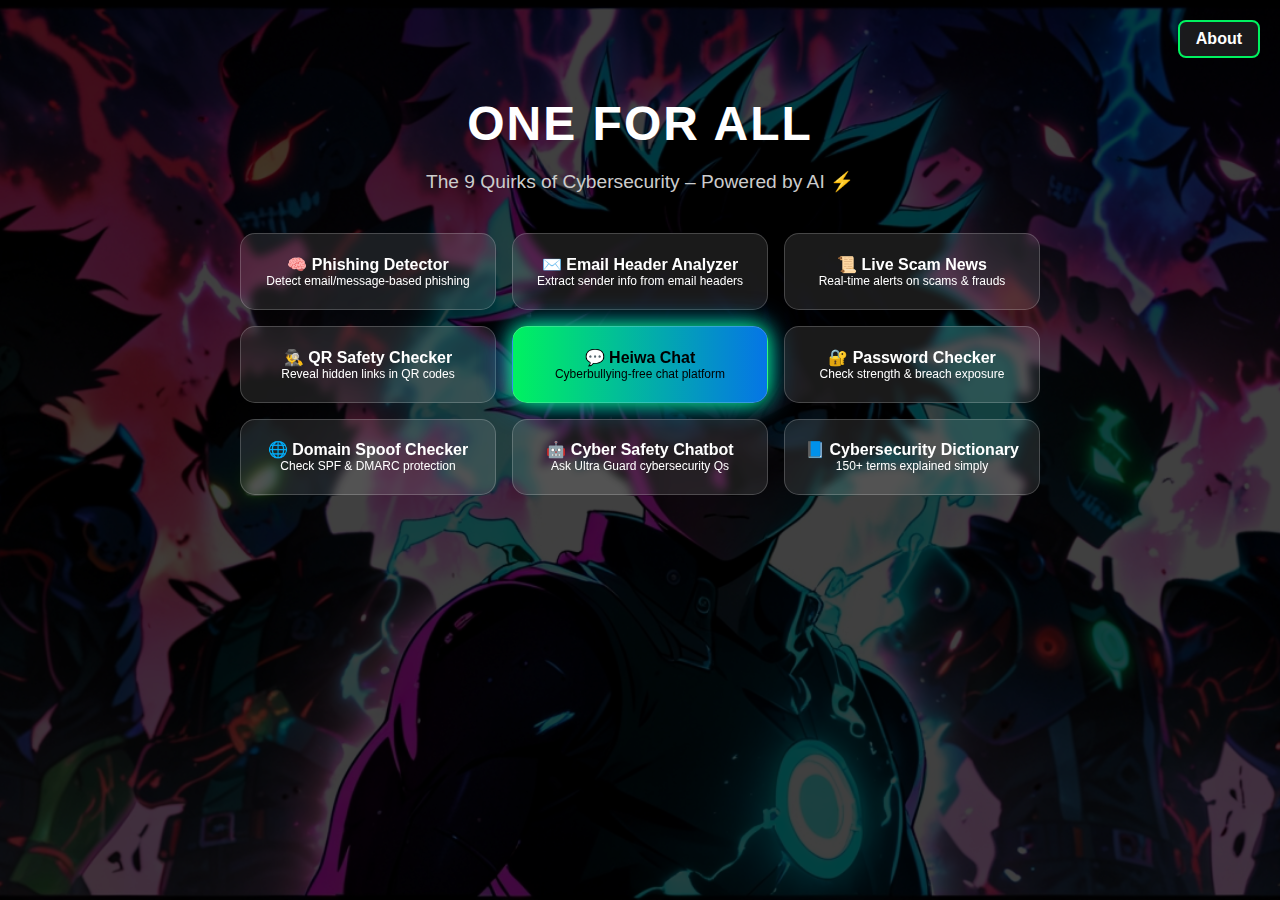
<file: index.html>
<!DOCTYPE html>
<html lang="en">
<head>
  <meta charset="UTF-8" />
  <meta name="viewport" content="width=device-width, initial-scale=1.0"/>
  <title>One for All - Cybersecurity Toolkit</title>
  <link rel="stylesheet" href="assets/styles.css" />
</head>
<body>
  <div class="background">
    <div class="overlay"></div>
    <div class="content">
      <a href="about.html" class="about-link">About</a>
      <h1 class="main-title">One for All</h1>
      <p class="subtitle">The 9 Quirks of Cybersecurity – Powered by AI ⚡</p>
      
      <div class="quirk-3x3">
        <a href="tools/phishing.html" class="quirk">
          <span>🧠 Phishing Detector</span>
          <span class="tiny">Detect email/message-based phishing</span>
        </a>

        <a href="tools/email.html" class="quirk">
          <span>✉️ Email Header Analyzer</span>
          <span class="tiny">Extract sender info from email headers</span>
        </a>

        <a href="tools/news.html" class="quirk">
          <span>📜 Live Scam News</span>
          <span class="tiny">Real-time alerts on scams & frauds</span>
        </a>

        <a href="tools/qr-scanner.html" class="quirk">
          <span>🕵️‍♂️ QR Safety Checker</span>
          <span class="tiny">Reveal hidden links in QR codes</span>
        </a>

        <a href="https://heiwa-chat-backend.onrender.com/" class="quirk center-glow" target="_blank">
          <span>💬 Heiwa Chat</span>
          <span class="tiny">Cyberbullying-free chat platform</span>
        </a>

        <a href="tools/password-checker.html" class="quirk">
          <span>🔐 Password Checker</span>
          <span class="tiny">Check strength & breach exposure</span>
        </a>

        <a href="tools/domainspoof.html" class="quirk">
          <span>🌐 Domain Spoof Checker</span>
          <span class="tiny">Check SPF & DMARC protection</span>
        </a>

        <a href="tools/chatbot.html" class="quirk">
          <span>🤖 Cyber Safety Chatbot</span>
          <span class="tiny">Ask Ultra Guard cybersecurity Qs</span>
        </a>

        <a href="tools/cyber-dictionary.html" class="quirk">
          <span>📘 Cybersecurity Dictionary</span>
          <span class="tiny">150+ terms explained simply</span>
        </a>
      </div>

    </div>
  </div>
</body>
</html>
</file>
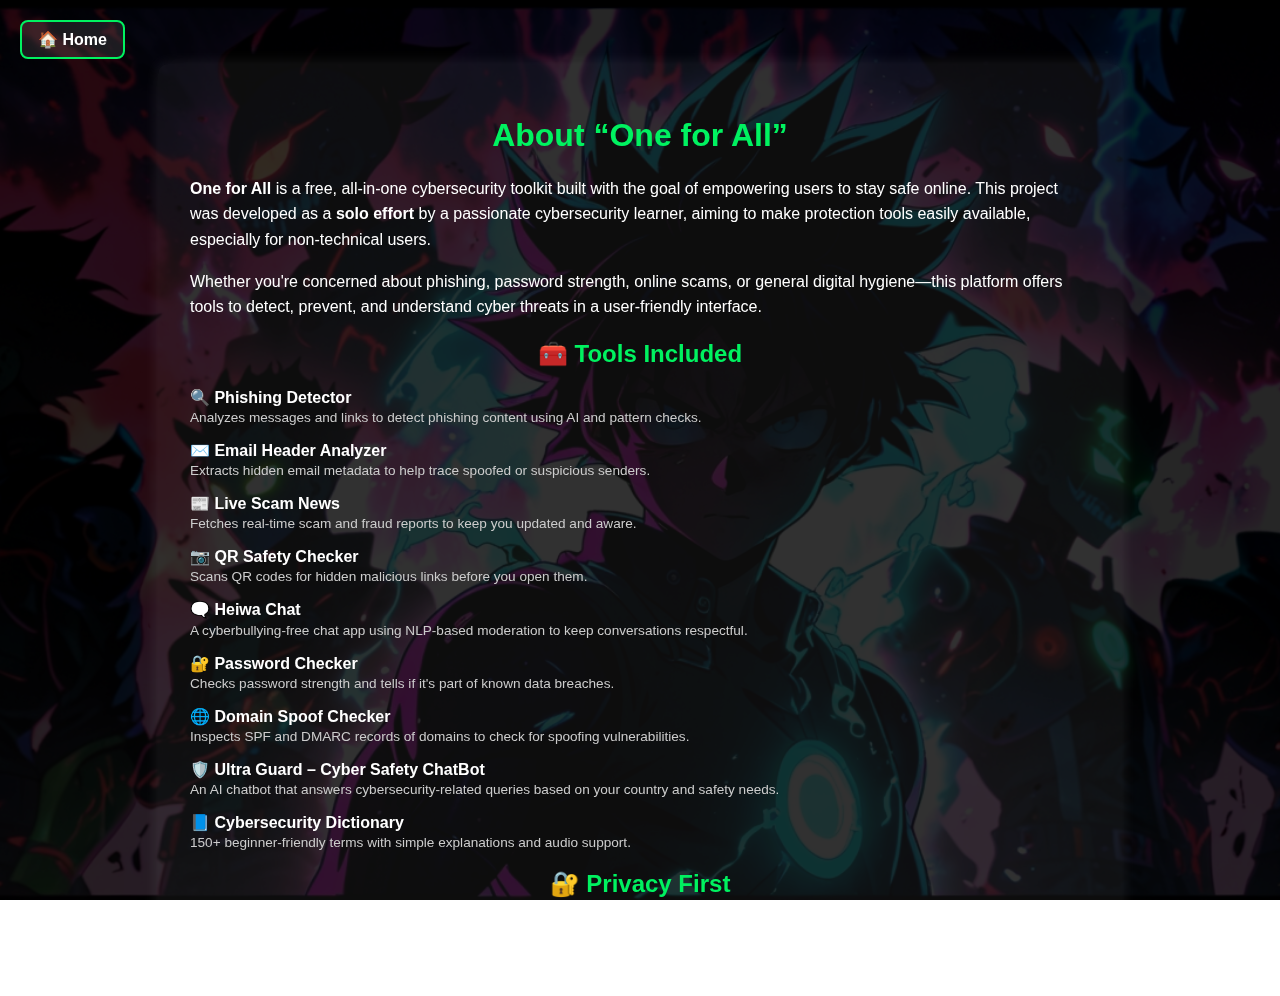
<file: about.html>
<!DOCTYPE html>
<html lang="en">
<head>
  <meta charset="UTF-8" />
  <title>About | One for All</title>
  <meta name="viewport" content="width=device-width, initial-scale=1.0" />
  <link rel="stylesheet" href="assets/styles.css" />
  <style>
    html, body {
      margin: 0;
      padding: 0;
      height: 100%;
      color: white;
      font-family: 'Segoe UI', sans-serif;
      overflow: hidden;
    }

    .background {
      background: url("assets/hero.jpg") no-repeat center center fixed;
      background-size: cover;
      position: fixed;
      width: 100%;
      height: 100%;
      z-index: -2;
    }

    .overlay {
      background-color: rgba(0, 0, 0, 0.85);
      position: fixed;
      width: 100%;
      height: 100%;
      z-index: -1;
    }

    .about-container {
      max-width: 900px;
      margin: 4rem auto;
      padding: 2rem;
      background: rgba(255, 255, 255, 0.05);
      border-radius: 10px;
      overflow-y: auto;
      height: calc(100vh - 6rem);
      box-shadow: 0 0 15px rgba(255, 255, 255, 0.1);
    }

    h1, h2 {
      color: #00f260;
      text-align: center;
    }

    p {
      line-height: 1.6;
      margin-bottom: 1rem;
    }

    .tool-list {
      margin-top: 1rem;
    }

    .tool {
      margin-bottom: 1rem;
    }

    .tool span {
      font-size: 0.85rem;
      color: #ccc;
      display: block;
      margin-top: 0.2rem;
    }

    .home-btn {
      position: absolute;
      top: 20px;
      left: 20px;
      background: rgba(255, 255, 255, 0.1);
      border: 2px solid #00f260;
      color: white;
      padding: 0.5rem 1rem;
      border-radius: 8px;
      text-decoration: none;
      font-weight: bold;
    }

    .home-btn:hover {
      background: #00f260;
      color: black;
    }

    ::-webkit-scrollbar {
      width: 0px;
    }
  </style>
</head>
<body>
  <div class="background"></div>
  <div class="overlay"></div>

  <a href="index.html" class="home-btn">🏠 Home</a>

  <div class="about-container">
    <h1>About “One for All”</h1>
    <p>
      <strong>One for All</strong> is a free, all-in-one cybersecurity toolkit built with the goal of empowering users to stay safe online.
      This project was developed as a <strong>solo effort</strong> by a passionate cybersecurity learner, aiming to make protection tools easily available, especially for non-technical users.
    </p>

    <p>
      Whether you're concerned about phishing, password strength, online scams, or general digital hygiene—this platform offers tools to detect, prevent, and understand cyber threats in a user-friendly interface.
    </p>

    <h2>🧰 Tools Included</h2>
    <div class="tool-list">

      <div class="tool">
        <strong>🔍 Phishing Detector</strong>
        <span>Analyzes messages and links to detect phishing content using AI and pattern checks.</span>
      </div>

      <div class="tool">
        <strong>✉️ Email Header Analyzer</strong>
        <span>Extracts hidden email metadata to help trace spoofed or suspicious senders.</span>
      </div>

      <div class="tool">
        <strong>📰 Live Scam News</strong>
        <span>Fetches real-time scam and fraud reports to keep you updated and aware.</span>
      </div>

      <div class="tool">
        <strong>📷 QR Safety Checker</strong>
        <span>Scans QR codes for hidden malicious links before you open them.</span>
      </div>

      <div class="tool">
        <strong>🗨️ Heiwa Chat</strong>
        <span>A cyberbullying-free chat app using NLP-based moderation to keep conversations respectful.</span>
      </div>

      <div class="tool">
        <strong>🔐 Password Checker</strong>
        <span>Checks password strength and tells if it's part of known data breaches.</span>
      </div>

      <div class="tool">
        <strong>🌐 Domain Spoof Checker</strong>
        <span>Inspects SPF and DMARC records of domains to check for spoofing vulnerabilities.</span>
      </div>

      <div class="tool">
        <strong>🛡️ Ultra Guard – Cyber Safety ChatBot</strong>
        <span>An AI chatbot that answers cybersecurity-related queries based on your country and safety needs.</span>
      </div>

      <div class="tool">
        <strong>📘 Cybersecurity Dictionary</strong>
        <span>150+ beginner-friendly terms with simple explanations and audio support.</span>
      </div>

    </div>

    <h2>🔐 Privacy First</h2>
    <p>
      None of your personal data is stored or shared. The tools run either locally or via secure API connections. Your privacy and safety are the top priorities.
    </p>

    <h2>🚀 Motivation</h2>
    <p>
      This project was inspired by a vision to make the internet safer for everyone—students, parents, professionals—by offering free, accessible, and powerful cybersecurity tools in one place.
    </p>

    <p style="text-align: center;">Built with 💻, ☕, and a passion for a safer web.</p>
  </div>
</body>
</html>
</file>
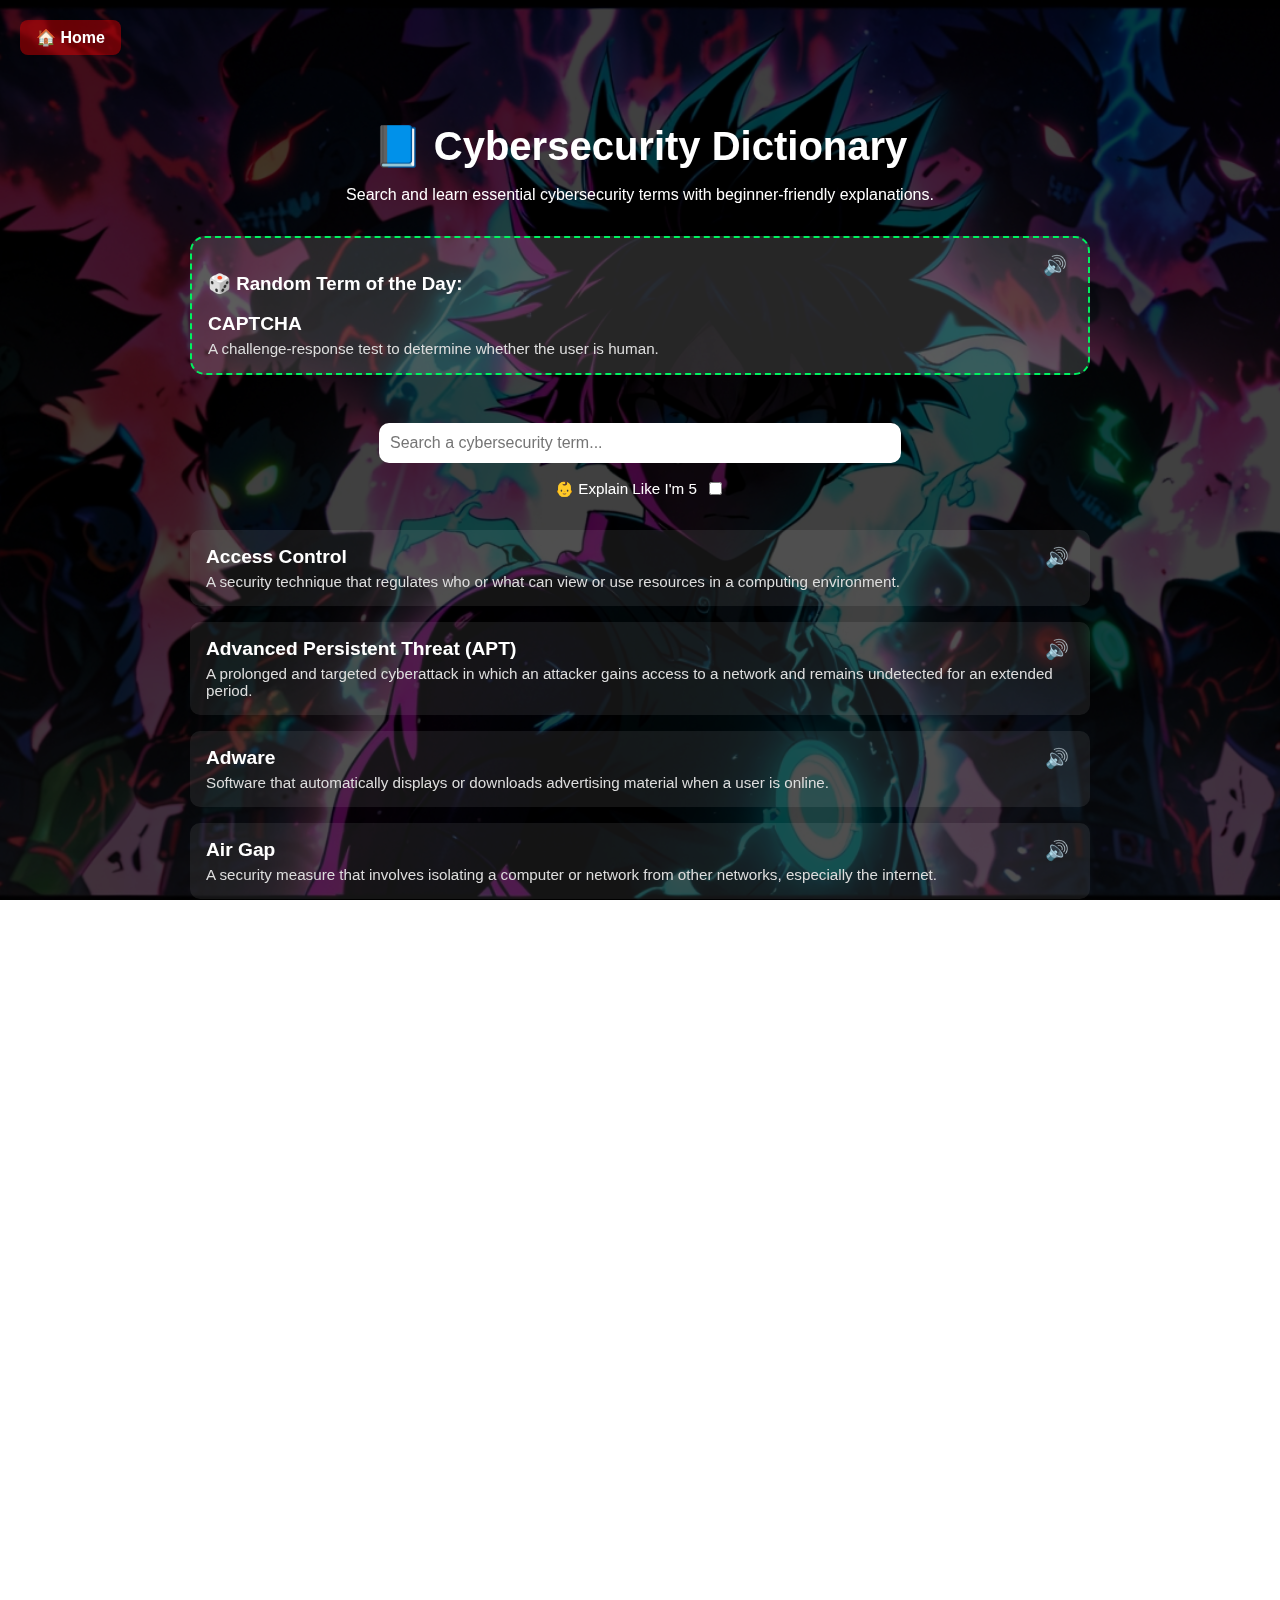
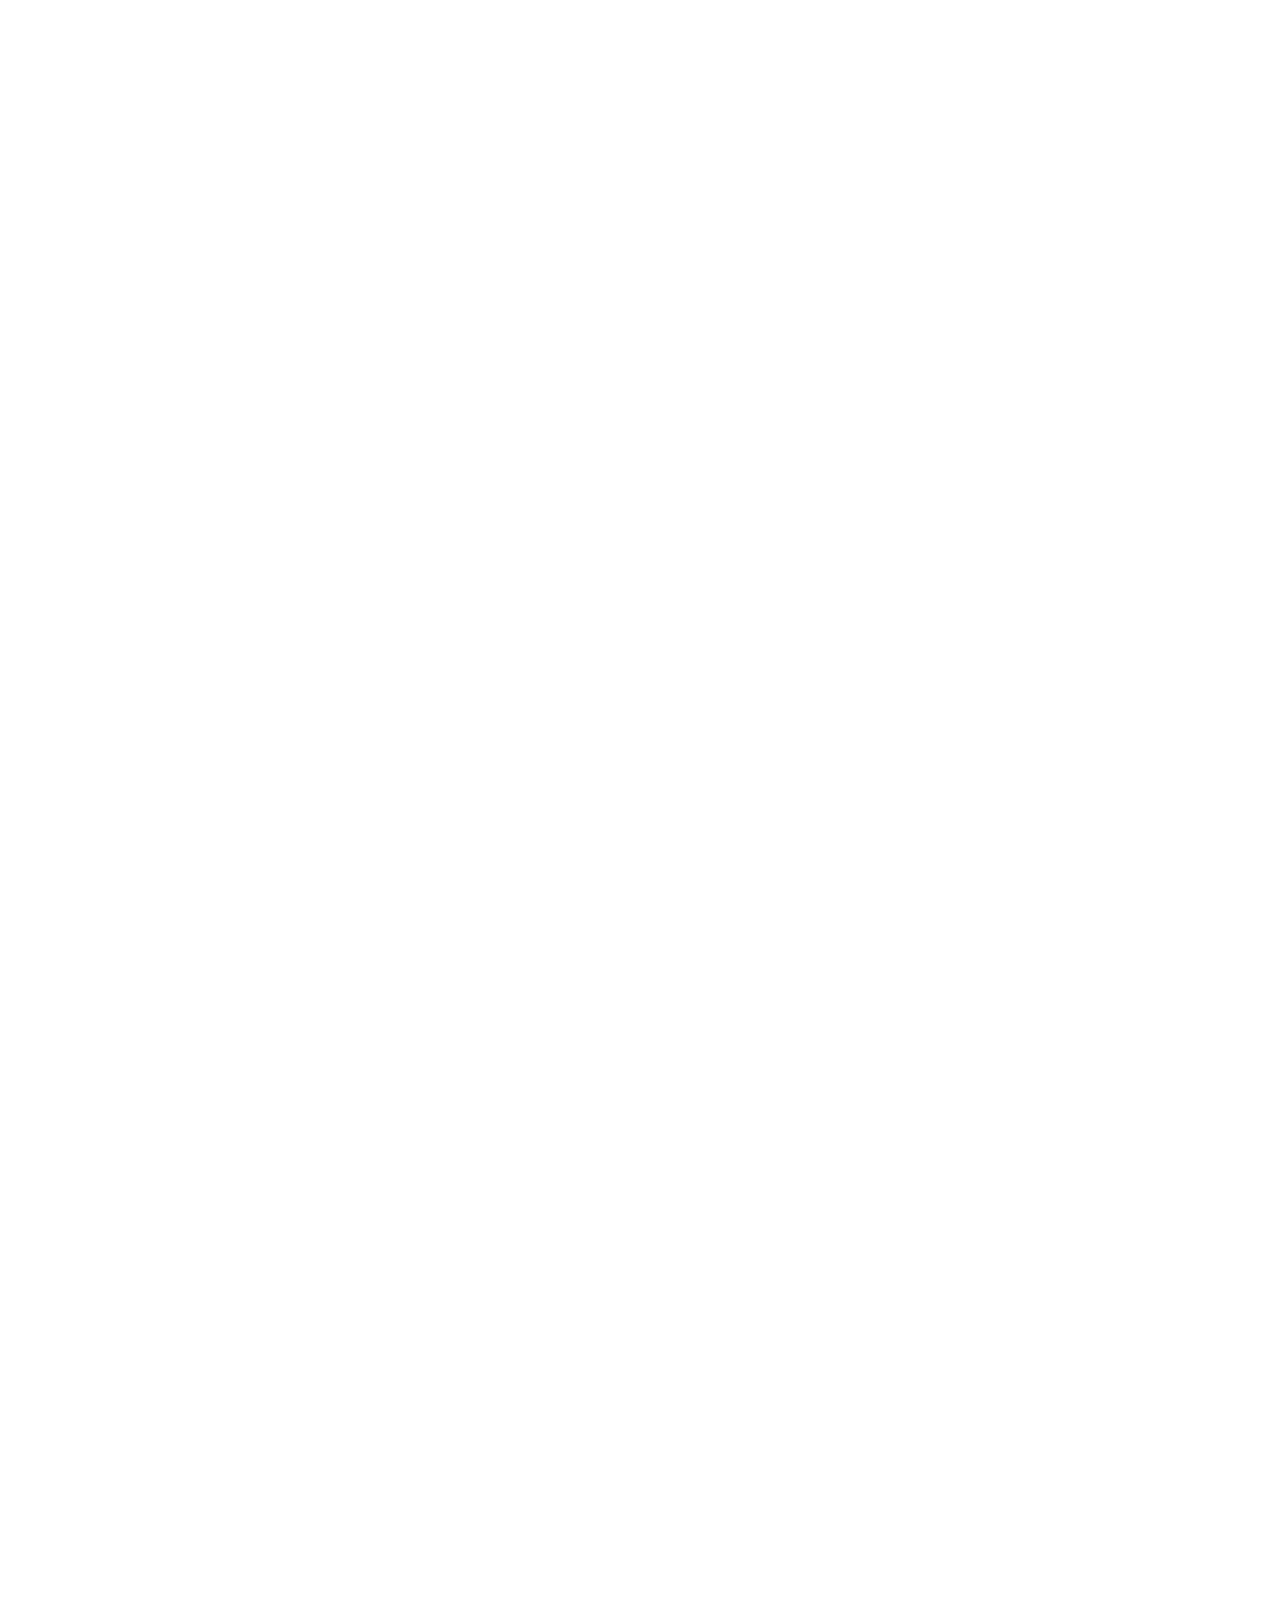
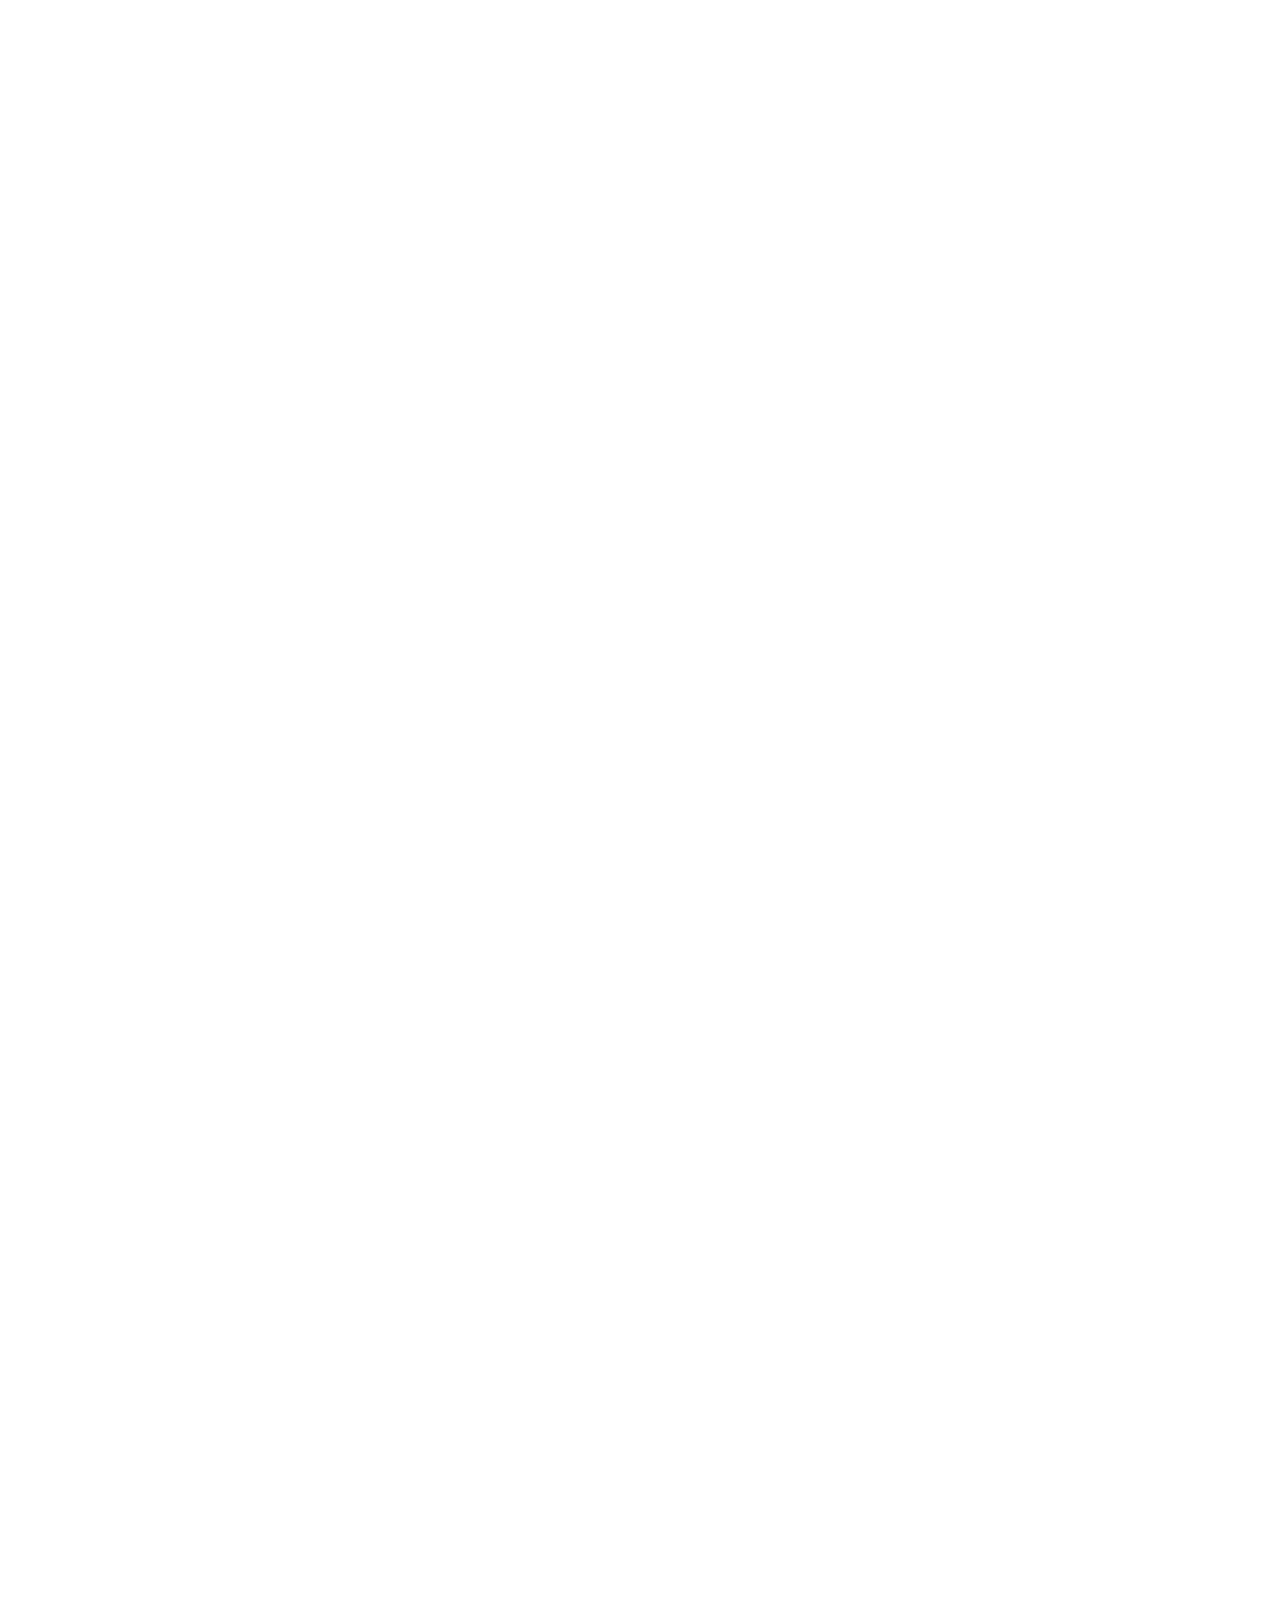
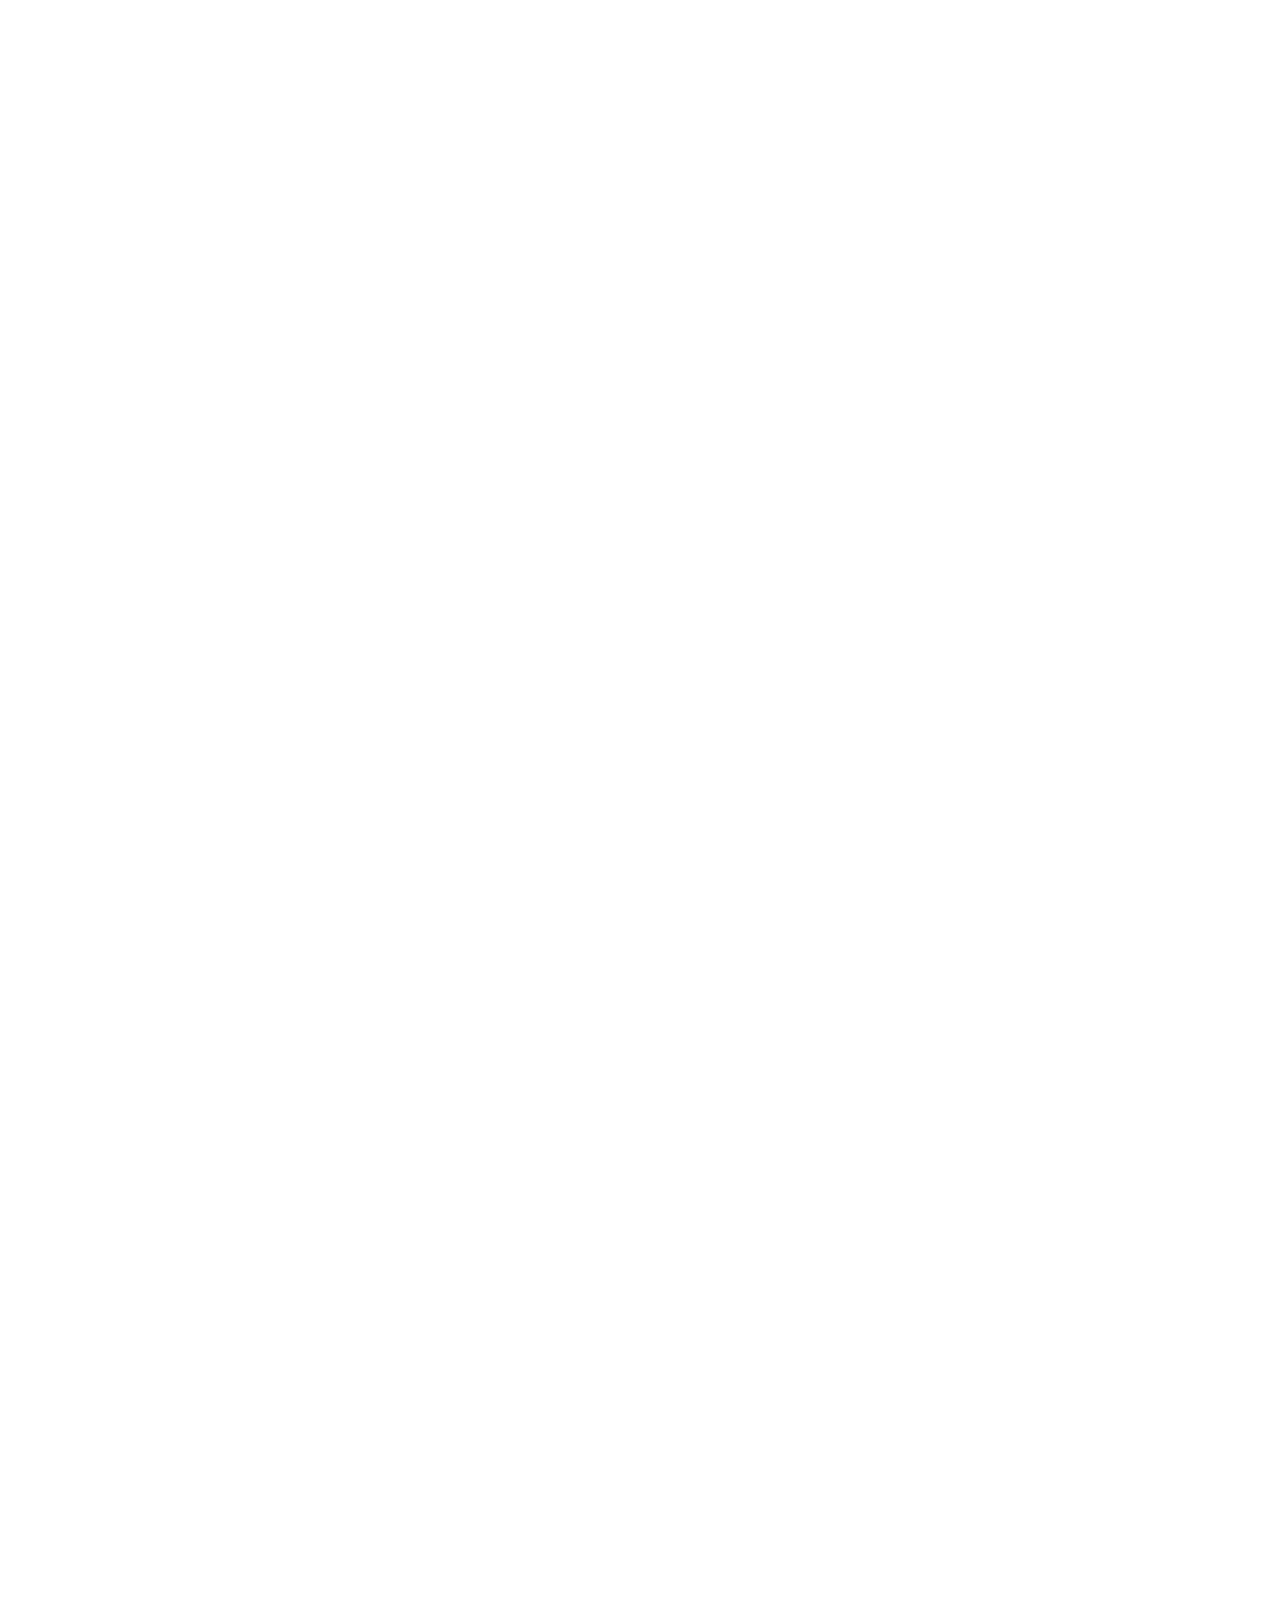
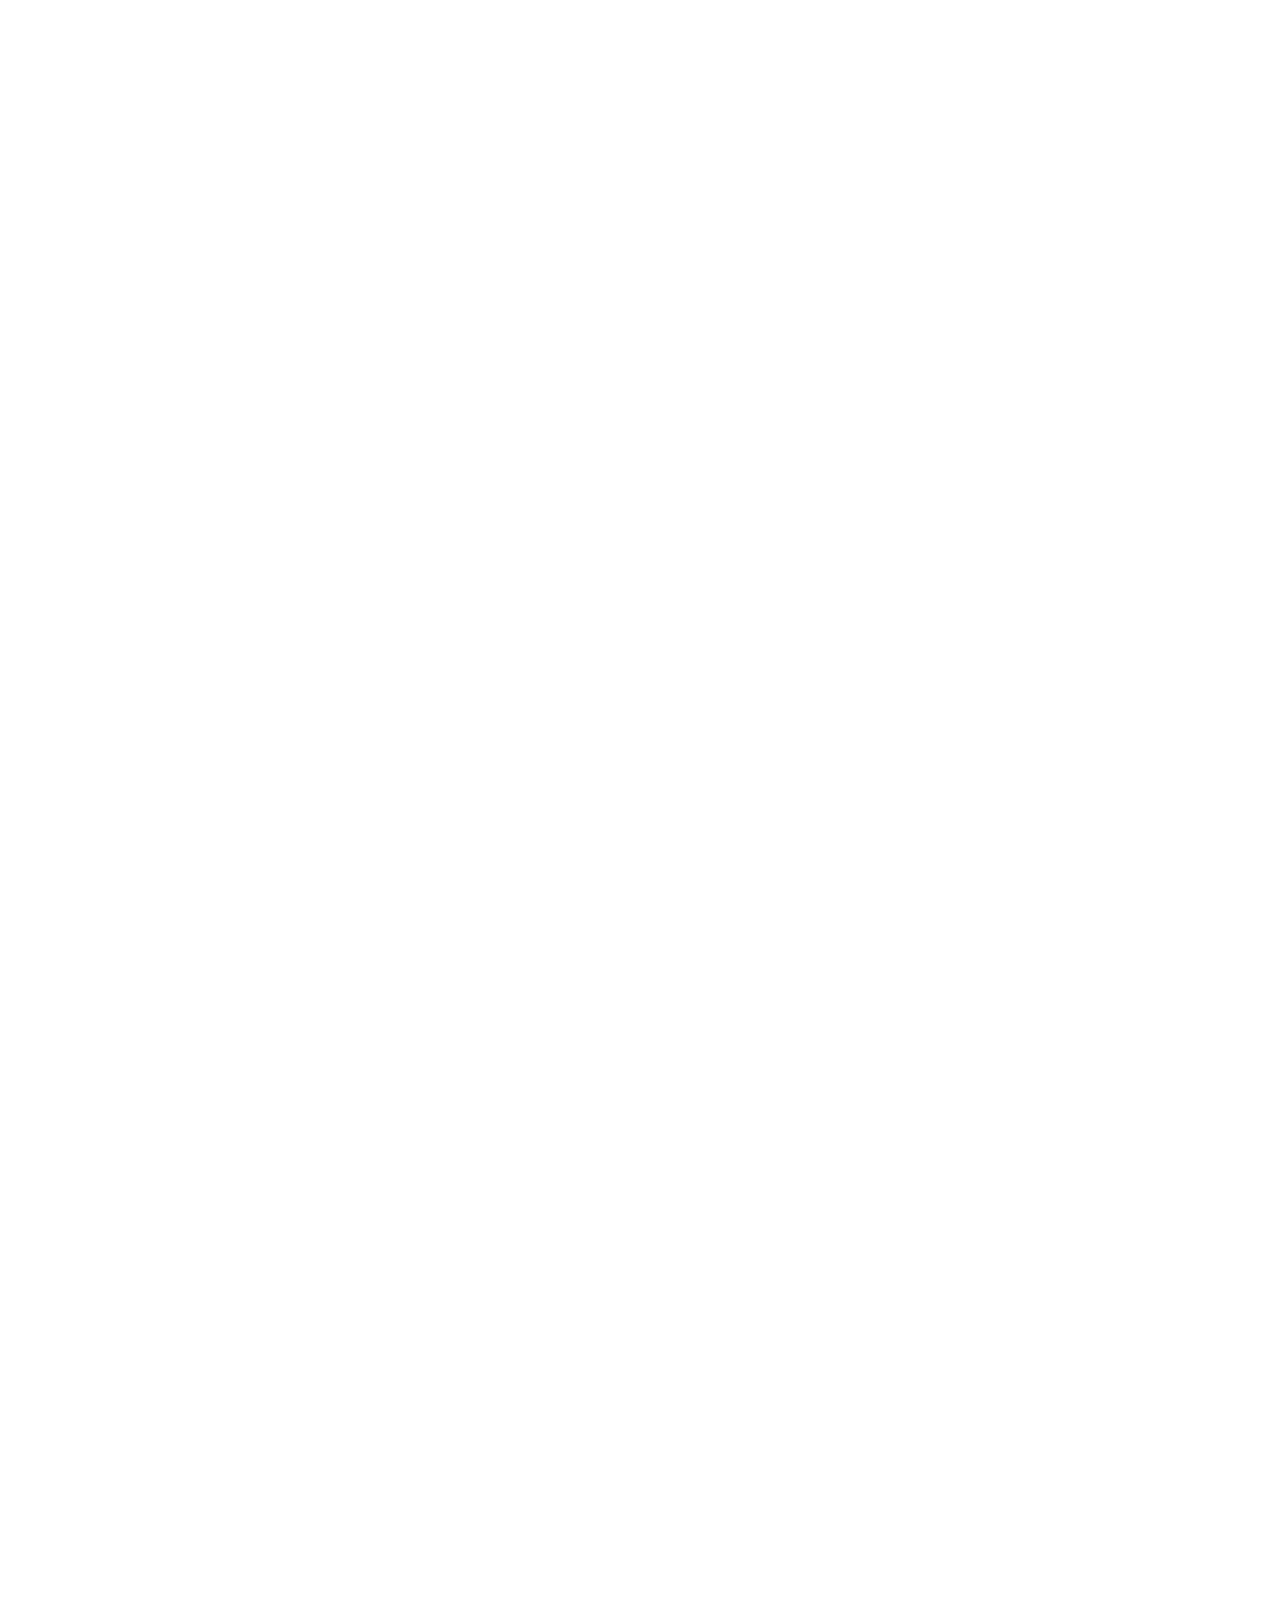
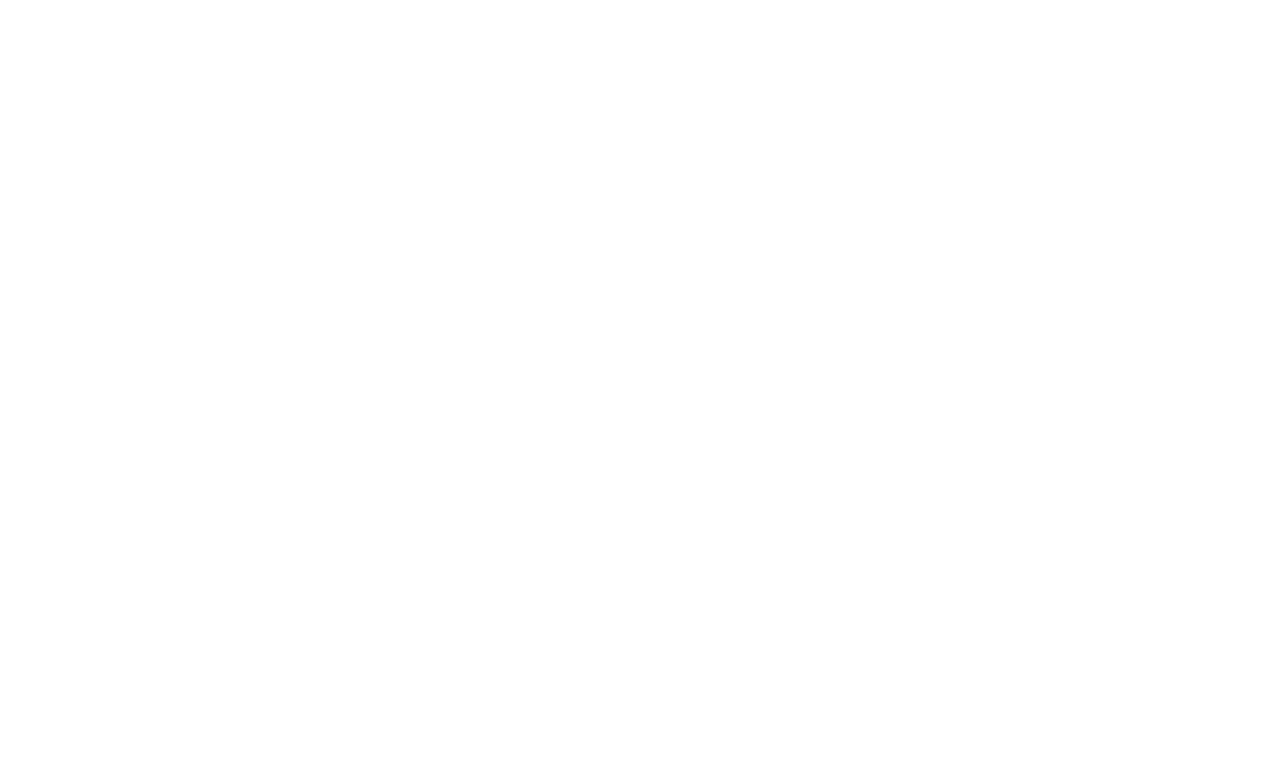
<file: tools/cyber-dictionary.html>
<!DOCTYPE html>
<html lang="en">
<head>
  <meta charset="UTF-8" />
  <meta name="viewport" content="width=device-width, initial-scale=1.0"/>
  <title>Cybersecurity Dictionary | One for All</title>
  <link rel="stylesheet" href="../assets/styles.css" />
  <style>
    html, body {
      height: 100%;
      margin: 0;
      padding: 0;
      font-family: 'Segoe UI', sans-serif;
      overflow-x: hidden; /* Prevent horizontal scroll */
    }

    .background {
      background: url("../assets/hero.jpg") no-repeat center center fixed;
      background-size: cover;
      position: fixed;
      min-height: 100vh;
      width: 100%;
      z-index: -2;
    }

    .overlay {
      position: fixed;
      top: 0;
      left: 0;
      height: 100%;
      width: 100%;
      background-color: rgba(0, 0, 0, 0.75);
      z-index: -1;
    }

    .tool-container {
      max-width: 900px;
      margin: 0 auto;
      min-height: 100vh;
      overflow-y: auto;
      padding: 6rem 1rem 6rem;
      text-align: center;
      color: white;
      scrollbar-width: thin;
    }

    h1 {
      font-size: 2.5rem;
      margin-bottom: 0.3rem;
    }

    .search-bar {
      width: 90%;
      max-width: 500px;
      padding: 0.7rem;
      font-size: 1rem;
      margin: 1rem auto;
      border-radius: 10px;
      border: none;
    }

    .toggle {
      margin-bottom: 2rem;
      font-size: 0.95rem;
      display: flex;
      justify-content: center;
      align-items: center;
      gap: 0.5rem;
      flex-wrap: wrap;
    }

    .dictionary-entry {
      background-color: rgba(255, 255, 255, 0.08);
      padding: 1rem;
      border-radius: 10px;
      margin: 1rem 0;
      text-align: left;
      position: relative;
    }

    .term {
      font-weight: bold;
      font-size: 1.2rem;
      margin-bottom: 0.3rem;
    }

    .definition {
      font-size: 0.95rem;
      color: #ddd;
    }

    .eli5 {
      color: #0f0;
      margin-top: 0.3rem;
      font-style: italic;
    }

    .audio-button {
      position: absolute;
      top: 15px;
      right: 15px;
      background: transparent;
      border: none;
      color: #0f0;
      font-size: 1.2rem;
      cursor: pointer;
    }

    .random-term {
      background-color: rgba(255, 255, 255, 0.15);
      border: 2px dashed #00f260;
      padding: 1rem;
      border-radius: 15px;
      margin: 2rem 0;
      position: relative;
      text-align: left;
    }

    .tool-container::-webkit-scrollbar {
      width: 8px;
    }

    .tool-container::-webkit-scrollbar-thumb {
      background-color: #00f260;
      border-radius: 8px;
      opacity: 0;
      transition: opacity 0.3s ease;
    }

    .tool-container::-webkit-scrollbar-track {
      background: transparent;
    }

    .tool-container.scrolling::-webkit-scrollbar-thumb {
      opacity: 1;
    }

    @media (max-width: 600px) {
      h1 {
        font-size: 1.8rem;
      }

      .term {
        font-size: 1rem;
      }

      .definition {
        font-size: 0.9rem;
      }

      .search-bar {
        font-size: 0.9rem;
      }

      .audio-button {
        font-size: 1rem;
        top: 10px;
        right: 10px;
      }

      .random-term {
        padding: 0.8rem;
        font-size: 0.95rem;
      }

      .eli5 {
        font-size: 0.9rem;
      }
    }
  </style>
</head>
<body>
  <div class="background"></div>
  <div class="overlay"></div>
  <a href="../index.html" class="home-button">🏠 Home</a>

  <div class="content tool-container" id="scrollBox">
    <h1>📘 Cybersecurity Dictionary</h1>
    <p>Search and learn essential cybersecurity terms with beginner-friendly explanations.</p>

    <div id="randomTermBox" class="random-term" style="display: none;"></div>

    <input type="text" id="searchInput" class="search-bar" placeholder="Search a cybersecurity term..." />

    <div class="toggle">
      <label for="eli5Toggle">👶 Explain Like I'm 5</label>
      <input type="checkbox" id="eli5Toggle" />
    </div>

    <div id="dictionaryList"></div>

    <p style="margin-bottom: 115px;">For more words and knowledge about cybersecurity, don’t forget my - Cyber Safety ChatBot.</p>
  </div>

  <script src="../assets/cyberterms.js"></script>
  <script>
    const searchInput = document.getElementById("searchInput");
    const eli5Toggle = document.getElementById("eli5Toggle");
    const dictionaryList = document.getElementById("dictionaryList");
    const randomTermBox = document.getElementById("randomTermBox");

    let sortedTerms = [];

    function speakText(text) {
      const synth = window.speechSynthesis;
      if (synth.speaking) synth.cancel();
      const utterance = new SpeechSynthesisUtterance(text);
      utterance.lang = "en-US";
      synth.speak(utterance);
    }

    function renderEntry(entry) {
      const showEli5 = eli5Toggle.checked;
      const div = document.createElement("div");
      div.classList.add("dictionary-entry");

      const fullText = `${entry.term}. ${entry.definition} ${showEli5 ? entry.eli5 : ""}`;

      div.innerHTML = `
        <div class="term">${entry.term}</div>
        <div class="definition">${entry.definition}</div>
        ${showEli5 ? `<div class="eli5">💡 ELI5: ${entry.eli5}</div>` : ""}
        <button class="audio-button" title="Play Audio">🔊</button>
      `;

      div.querySelector(".audio-button").addEventListener("click", () => {
        speakText(fullText);
      });

      return div;
    }

    function displayTerms() {
      const query = searchInput.value.toLowerCase();
      const filtered = sortedTerms.filter(entry =>
        entry.term.toLowerCase().includes(query)
      );

      dictionaryList.innerHTML = "";

      if (filtered.length === 0) {
        dictionaryList.innerHTML = "<p>No terms found. Try a different word!</p>";
        return;
      }

      filtered.forEach(entry => {
        const div = renderEntry(entry);
        dictionaryList.appendChild(div);
      });
    }

    function showRandomTerm() {
      if (sortedTerms.length === 0) return;
      const randomIndex = Math.floor(Math.random() * sortedTerms.length);
      const term = sortedTerms[randomIndex];
      const showEli5 = eli5Toggle.checked;

      const fullText = `${term.term}. ${term.definition} ${showEli5 ? term.eli5 : ""}`;

      randomTermBox.style.display = "block";
      randomTermBox.innerHTML = `
        <div style="text-align: left;">
          <h3>🎲 Random Term of the Day:</h3>
          <div class="term">${term.term}</div>
          <div class="definition">${term.definition}</div>
          ${showEli5 ? `<div class="eli5">💡 ELI5: ${term.eli5}</div>` : ""}
        </div>
        <button class="audio-button" title="Play Audio">🔊</button>
      `;

      randomTermBox.querySelector(".audio-button").addEventListener("click", () => {
        speakText(fullText);
      });
    }

    window.onload = () => {
      sortedTerms = [...terms].sort((a, b) => a.term.localeCompare(b.term));
      showRandomTerm();
      displayTerms();
    };

    searchInput.addEventListener("input", displayTerms);
    eli5Toggle.addEventListener("change", () => {
      showRandomTerm();
      displayTerms();
    });

    const scrollBox = document.getElementById("scrollBox");
    let fadeTimeout;
    scrollBox.addEventListener("scroll", () => {
      scrollBox.classList.add("scrolling");
      clearTimeout(fadeTimeout);
      fadeTimeout = setTimeout(() => {
        scrollBox.classList.remove("scrolling");
      }, 500);
    });
  </script>
</body>
</html>
</file>
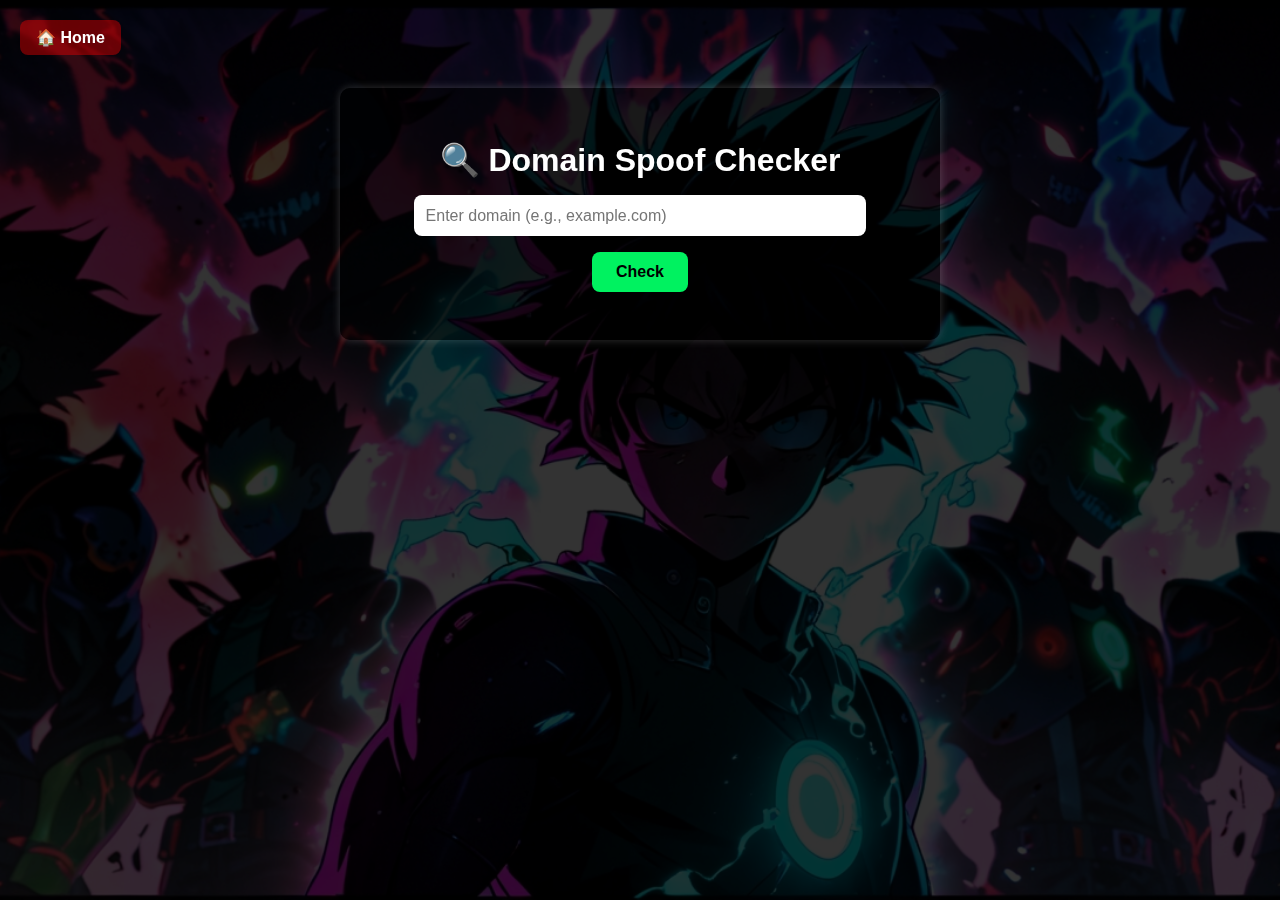
<file: tools/domainspoof.html>
<!DOCTYPE html>
<html lang="en">
<head>
  <meta charset="UTF-8" />
  <title>Domain Spoof Checker | One for All</title>
  <meta name="viewport" content="width=device-width, initial-scale=1.0" />
  <link rel="stylesheet" href="../assets/styles.css" />
  <style>
    html, body {
      margin: 0;
      padding: 0;
      font-family: 'Segoe UI', sans-serif;
      overflow-x: hidden;
    }

    body {
      min-height: 100vh;
      overflow-y: auto;
      scrollbar-width: none;
    }

    body::-webkit-scrollbar {
      display: none;
    }

    .background {
      background: url("../assets/hero.jpg") no-repeat center center fixed;
      background-size: cover;
      position: fixed;
      width: 100%;
      min-height: 100vh;
      z-index: -2;
    }

    .overlay {
      position: fixed;
      background-color: rgba(0, 0, 0, 0.8);
      width: 100%;
      height: 100%;
      z-index: -1;
    }

    .container {
      max-width: 600px;
      margin: 5.5rem auto 3rem auto;
      text-align: center;
      color: white;
      background: rgba(0, 0, 0, 0.5);
      padding: 2rem;
      padding-bottom: 3rem;
      border-radius: 10px;
      box-shadow: 0 0 10px rgba(255,255,255,0.2);
      box-sizing: border-box;
    }

    h1 {
      margin-bottom: 1rem;
      font-size: 2rem;
    }

    input {
      width: 80%;
      padding: 0.7rem;
      border-radius: 8px;
      border: none;
      font-size: 1rem;
      margin-bottom: 1rem;
    }

    button {
      padding: 0.7rem 1.5rem;
      border: none;
      border-radius: 8px;
      font-weight: bold;
      cursor: pointer;
      background: #00f260;
      color: black;
      font-size: 1rem;
    }

    button:hover {
      background: #0575e6;
      color: white;
    }

    .result {
      margin-top: 1.5rem;
      text-align: left;
    }

    .loading {
      color: yellow;
      font-style: italic;
      margin-top: 1rem;
    }

    @media (max-width: 600px) {
      .container {
        margin: 15% 1rem;
        margin-top: 5rem;
        padding: 1.5rem;
      }

      input, button {
        width: 100%;
        font-size: 0.95rem;
      }

      h1 {
        font-size: 1.5rem;
      }
    }
  </style>
</head>
<body>
  <div class="background"></div>
  <div class="overlay"></div>
  <a href="../index.html" class="home-button">🏠 Home</a>
  

  <div class="container">
    <h1>🔍 Domain Spoof Checker</h1>
    <input type="text" id="domainInput" placeholder="Enter domain (e.g., example.com)" />
    <br />
    <button onclick="checkDomainSpoof()">Check</button>

    <div class="result" id="resultBox" style="display:none;">
      <div class="loading" id="loading" style="display:none;">⏳ Checking records...</div>
      <p id="resultText"></p>
      <p id="summaryText" style="margin-top: 1rem; font-weight: bold;"></p>
      <p id="explanationText" style="margin-top: 0.5rem; font-size: 0.9rem;"></p>
    </div>
  </div>

  <script>
    async function checkDomainSpoof() {
      const domain = document.getElementById("domainInput").value.trim();
      const resultBox = document.getElementById("resultBox");
      const resultText = document.getElementById("resultText");
      const loading = document.getElementById("loading");
      const summary = document.getElementById("summaryText");
      const explanation = document.getElementById("explanationText");

      if (!domain) {
        resultText.innerHTML = "⚠️ Please enter a domain name.";
        resultBox.style.display = "block";
        return;
      }

      resultBox.style.display = "block";
      resultText.innerHTML = "";
      summary.innerHTML = "";
      explanation.innerHTML = "";
      loading.style.display = "block";

      try {
        const res = await fetch(`https://one-for-all.up.railway.app/check_spoof?domain=${domain}`);
        const data = await res.json();
        loading.style.display = "none";

        const spf = data.spf || "❌ No SPF record found.";
        const dmarc = data.dmarc || "❌ No DMARC record found.";

        resultText.innerHTML = `🔐 <strong>SPF Record:</strong><br>${spf}<br><br>🛡️ <strong>DMARC Record:</strong><br>${dmarc}`;

        let isSafe = true;
        if (!data.spf || !data.dmarc) {
          isSafe = false;
        }

        summary.innerHTML = isSafe
          ? "✅ <strong>This domain is properly protected against spoofing attempts.</strong>"
          : "⚠️ <strong>This domain might be vulnerable to spoofing. It is missing SPF or DMARC records.</strong>";

        explanation.innerHTML = `
          <strong>What is SPF?</strong><br>
          SPF (Sender Policy Framework) tells email providers which servers are allowed to send emails for this domain. It helps prevent fake emails from being sent in the domain’s name.<br><br>
          
          <strong>What is DMARC?</strong><br>
          DMARC (Domain-based Message Authentication, Reporting, and Conformance) works with SPF and tells the receiving email server what to do if a suspicious email is detected — like reject or quarantine it. It also reports these incidents back to the domain owner.<br><br>

          <strong>Why does this matter?</strong><br>
          Without SPF and DMARC, scammers can send emails pretending to be from this domain — which is known as email spoofing. Having both makes the domain more secure.
        `;
      } catch (err) {
        loading.style.display = "none";
        resultText.innerHTML = "❌ Failed to fetch domain info.";
        summary.innerHTML = "";
        explanation.innerHTML = "";
      }
    }
  </script>
</body>
</html>
</file>
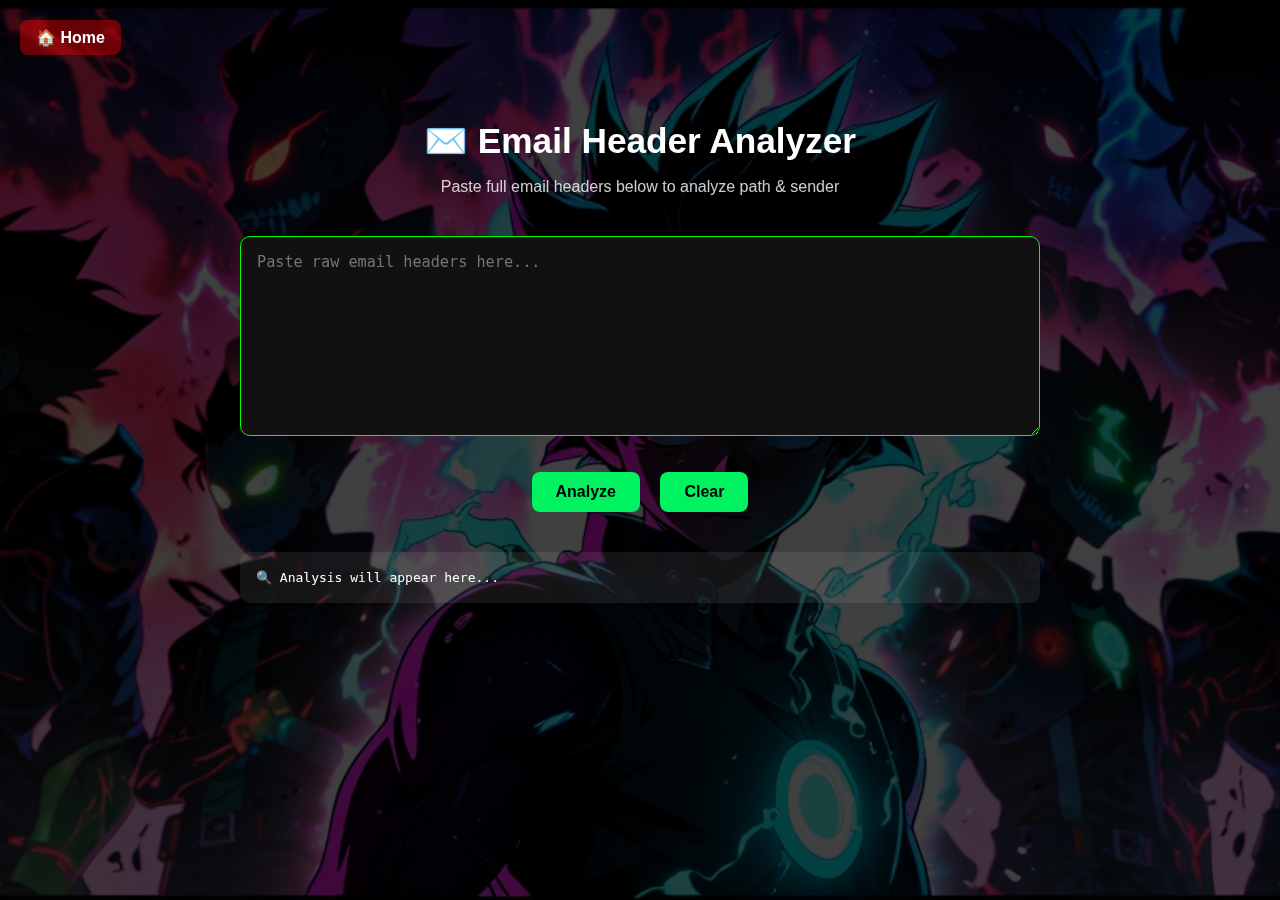
<file: tools/email.html>
<!DOCTYPE html>
<html lang="en">
<head>
  <meta charset="UTF-8" />
  <meta name="viewport" content="width=device-width, initial-scale=1.0"/>
  <title>Email Header Analyzer | One for All</title>
  <link rel="stylesheet" href="../assets/styles.css" />
  <style>
    html, body {
      margin: 0;
      padding: 0;
      overflow-x: hidden;
      font-family: 'Segoe UI', sans-serif;
      box-sizing: border-box;
    }

    .background {
      background: url("../assets/hero.jpg") no-repeat center center fixed;
      background-size: cover;
      position: fixed;
      top: 0;
      left: 0;
      width: 100%;
      min-height: 100vh;
      z-index: -2;
    }

    .overlay {
      position: fixed;
      top: 0;
      left: 0;
      width: 100%;
      min-height: 100vh;
      background-color: rgba(0, 0, 0, 0.75);
      z-index: -1;
    }

    .tool-container {
      max-width: 800px;
      margin: 0 auto;
      padding: 6rem 1rem 6rem;
      text-align: center;
      color: white;
    }

    h1 {
      font-size: 2.2rem;
      margin-bottom: 0.5rem;
    }

    p {
      font-size: 1rem;
      opacity: 0.8;
    }

    textarea {
      width: 100%;
      height: 200px;
      border-radius: 10px;
      padding: 1rem;
      font-family: monospace;
      font-size: 0.95rem;
      margin: 1.5rem 0;
      background-color: #111;
      color: #0f0;
      border: 1px solid #0f0;
      box-sizing: border-box;
    }

    button {
      padding: 0.7rem 1.5rem;
      background: #00f260;
      border: none;
      border-radius: 8px;
      cursor: pointer;
      font-weight: bold;
      transition: 0.3s ease;
      font-size: 1rem;
      margin: 0.5rem;
    }

    button:hover {
      background: #0575e6;
      color: #fff;
    }

    .output {
      background-color: rgba(255,255,255,0.08);
      padding: 1rem;
      border-radius: 10px;
      margin-top: 2rem;
      text-align: left;
      font-family: monospace;
      white-space: pre-wrap;
      line-height: 1.5;
      color: #fff;
      overflow-x: auto;
    }

    @media (max-width: 600px) {
      .tool-container {
        padding: 5rem 1rem 5rem;
      }

      h1 {
        font-size: 1.7rem;
      }

      textarea {
        height: 180px;
        font-size: 0.9rem;
      }

      button {
        width: 100%;
        margin-top: 0.5rem;
      }

      /* .home-button {
        top: 10px;
        left: 10px;
        font-size: 0.9rem;
        padding: 0.3rem 0.6rem;
      } */
    }
  </style>
</head>
<body>
  <div class="background"></div>
  <div class="overlay"></div>
  <a href="../index.html" class="home-button">🏠 Home</a>

  <div class="content tool-container">
    <h1>✉️ Email Header Analyzer</h1>
    <p>Paste full email headers below to analyze path & sender</p>

    <textarea id="headerInput" placeholder="Paste raw email headers here..."></textarea>
    <br />
    <button onclick="analyzeHeader()">Analyze</button>
    <button onclick="clearInput()">Clear</button>

    <div class="output" id="outputBox">🔍 Analysis will appear here...</div>
  </div>

  <script>
  const headerInput = document.getElementById("headerInput");
  const outputBox = document.getElementById("outputBox");

  headerInput.addEventListener("keydown", function (e) {
    if (e.key === "Enter" && !e.shiftKey) {
      e.preventDefault();
      analyzeHeader();
    }
  });

  function clearInput() {
    headerInput.value = "";
    outputBox.innerText = "🔍 Analysis will appear here...";
  }

  async function analyzeHeader() {
    const raw = headerInput.value.trim();
    if (!raw) {
      outputBox.innerText = "⚠️ Please paste email headers first.";
      return;
    }

    outputBox.innerText = "⏳ Analyzing headers...";
    try {
      const res = await fetch("https://one-for-all.up.railway.app/parse_header", {
        method: "POST",
        headers: { "Content-Type": "application/json" },
        body: JSON.stringify({ header: raw })
      });

      const data = await res.json();

      if (data.error) {
        outputBox.innerText = `❌ Error: ${data.error}`;
        return;
      }

      let summary = `🔍 Parsed Email Header Details:\n\n`;
      const info = data.header_info;

      for (let key in info) {
        if (info[key]) {
          const label = key.replace(/([A-Z])/g, ' $1').replace(/^./, str => str.toUpperCase());
          summary += `📌 ${label}: ${info[key]}\n`;
        }
      }

      if (data.flags.length) {
        summary += `\n🚩 Flags Detected:\n${data.flags.map(f => `⚠️ ${f}`).join("\n")}\n`;
      } else {
        summary += `\n✅ No suspicious flags detected.\n`;
      }

      summary += `\n💡 Summary:\n${data.summary}`;
      outputBox.innerText = summary;

    } catch (err) {
      outputBox.innerText = `❌ Fetch error: ${err.message}`;
    }
  }
</script>

</body>
</html>
</file>
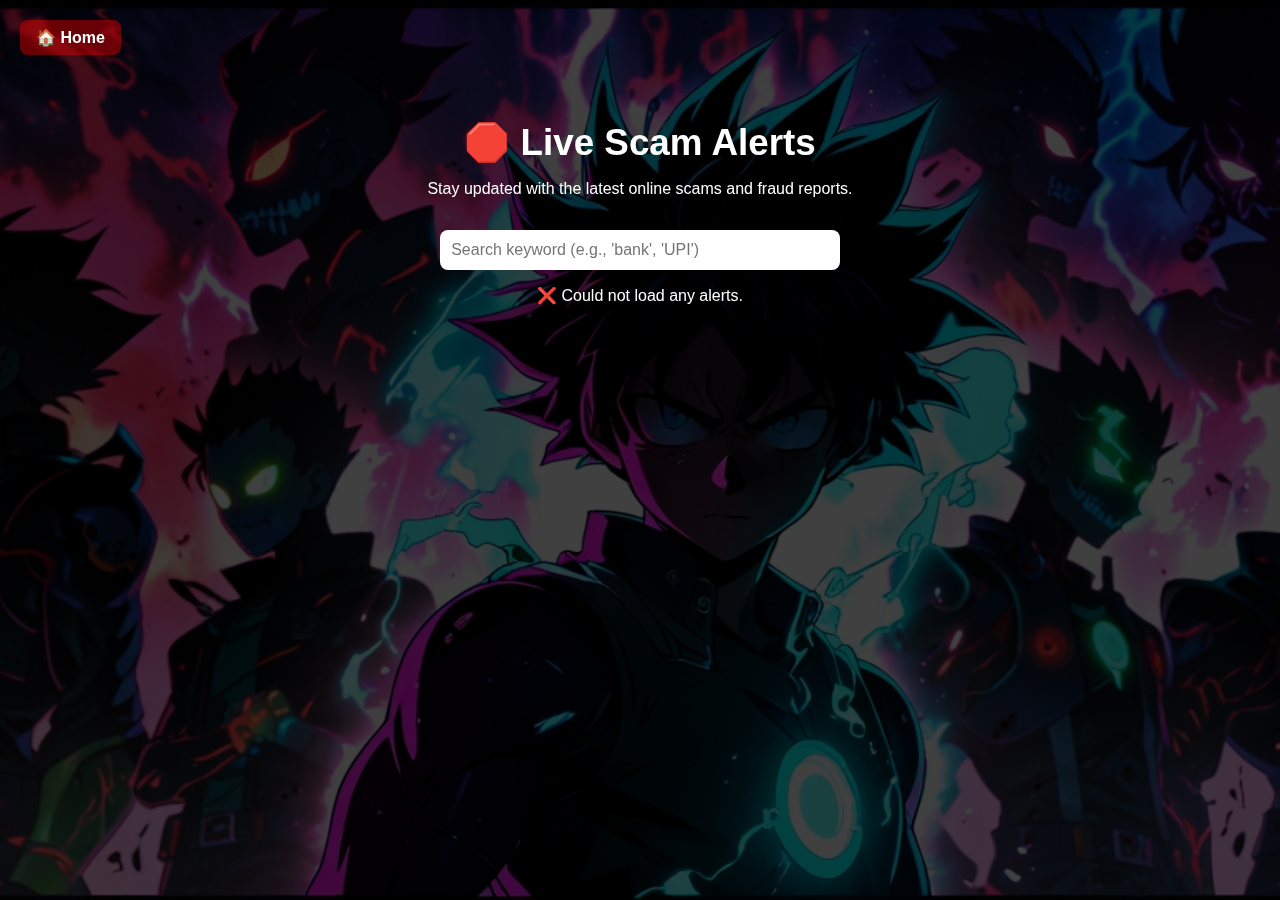
<file: tools/news.html>
<!DOCTYPE html>
<html lang="en">
<head>
  <meta charset="UTF-8" />
  <meta name="viewport" content="width=device-width, initial-scale=1.0"/>
  <title>Live Scam Alerts | One for All</title>
  <link rel="stylesheet" href="../assets/styles.css" />
  <style>
    *, *::before, *::after {
  box-sizing: border-box;
}

    html, body {
      height: 100%;
      margin: 0;
      padding: 0;
      overflow: hidden;
      font-family: 'Segoe UI', sans-serif;
      overflow-x: hidden;
    }

    .background {
      background: url("../assets/hero.jpg") no-repeat center center fixed;
      background-size: cover;
      position: fixed;
      height: 100%;
      width: 100%;
      z-index: -2;
    }

    .overlay {
      position: fixed;
      top: 0;
      left: 0;
      height: 100%;
      width: 100%;
      background-color: rgba(0, 0, 0, 0.75);
      z-index: -1;
    }

    .tool-container {
      max-width: 900px;
      margin: 0 auto;
      height: 100vh;
      overflow-y: auto;
      padding: 6rem 1rem 5rem;
      text-align: center;
      color: white;
      display: flow-root;
    }

    h1 {
      font-size: 2.3rem;
      margin-bottom: 0.3rem;
    }

    input {
      padding: 0.7rem;
      border-radius: 8px;
      width: 90%;
      max-width: 400px;
      box-sizing: border-box;
      margin-top: 1rem;
      border: none;
      font-size: 1rem;
    }

    .news-entry {
      background-color: rgba(255, 255, 255, 0.07);
      padding: 1rem;
      margin: 1rem 0;
      border-radius: 10px;
      text-align: left;
    }

    .news-entry h3 {
      margin: 0;
      font-size: 1.1rem;
    }

    .news-entry p {
      margin: 0.5rem 0;
      font-size: 0.9rem;
      color: #ccc;
    }

    .news-entry a {
      color: #00f260;
      text-decoration: none;
    }

    .news-entry a:hover {
      text-decoration: underline;
    }

    #results p {
      font-size: 1rem;
    }
  </style>
</head>
<body>
  <div class="background"></div>
  <div class="overlay"></div>
  <a href="../index.html" class="home-button">🏠 Home</a>

  <div class="content tool-container">
    <h1>🛑 Live Scam Alerts</h1>
    <p>Stay updated with the latest online scams and fraud reports.</p>
    <input type="text" id="searchInput" placeholder="Search keyword (e.g., 'bank', 'UPI')" />
    <div id="results"><p>Loading alerts...</p></div>
    <!-- <p style="margin-bottom: 115px;">Thanks for choosing One For All.</p> -->

  </div>

  <script>
    const resultsDiv = document.getElementById("results");
    const searchInput = document.getElementById("searchInput");

    // ✅ List of free working RSS feeds
    const feeds = [
      "https://feeds.feedburner.com/TheHackersNews",
      "https://nakedsecurity.sophos.com/feed/",
      "https://www.cisa.gov/news.xml"
    ];

    async function fetchAllFeeds() {
      const allItems = [];

      for (const feed of feeds) {
        try {
          const encodedURL = encodeURIComponent(feed);
          const response = await fetch(`https://api.allorigins.win/get?url=${encodedURL}`);
          const data = await response.json();
          const parser = new DOMParser();
          const xml = parser.parseFromString(data.contents, "text/xml");

          const items = Array.from(xml.querySelectorAll("item")).map(item => ({
            title: item.querySelector("title")?.textContent || "No title",
            description: item.querySelector("description")?.textContent || "",
            link: item.querySelector("link")?.textContent || "#",
            pubDate: new Date(item.querySelector("pubDate")?.textContent || new Date())
          }));

          allItems.push(...items);
        } catch (err) {
          console.warn(`⚠️ Skipped feed: ${feed}`, err);
        }
      }

      // Sort all items by date descending
      allItems.sort((a, b) => b.pubDate - a.pubDate);
      return allItems;
    }

    async function loadAlerts() {
      resultsDiv.innerHTML = "<p>🔄 Loading scam alerts...<br> Please wait</p>";
      const allAlerts = await fetchAllFeeds();

      if (allAlerts.length === 0) {
        resultsDiv.innerHTML = "<p>❌ Could not load any alerts.</p>";
        return;
      }

      displayAlerts(allAlerts);

    }

    function displayAlerts(alerts) {
      const query = searchInput.value.toLowerCase();
      const filtered = alerts.filter(entry =>
        entry.title.toLowerCase().includes(query) ||
        entry.description.toLowerCase().includes(query)
      );

      if (filtered.length === 0) {
        resultsDiv.innerHTML = "<p>❌ No matching alerts found.</p>";
        return;
      }

      resultsDiv.innerHTML = "";

      filtered.slice(0, 50).forEach(entry => {
        const div = document.createElement("div");
        div.classList.add("news-entry");

        div.innerHTML = `
          <h3>${entry.title}</h3>
          <p>${entry.pubDate.toLocaleString()}</p>
          <p>${entry.description.slice(0, 200)}...</p>
          <a href="${entry.link}" target="_blank">🔗 Read more</a>
        `;

        resultsDiv.appendChild(div);
      });
    }

    searchInput.addEventListener("input", () => {
      loadAlerts();
    });

    window.onload = loadAlerts;
  </script>
</body>
</html>
</file>
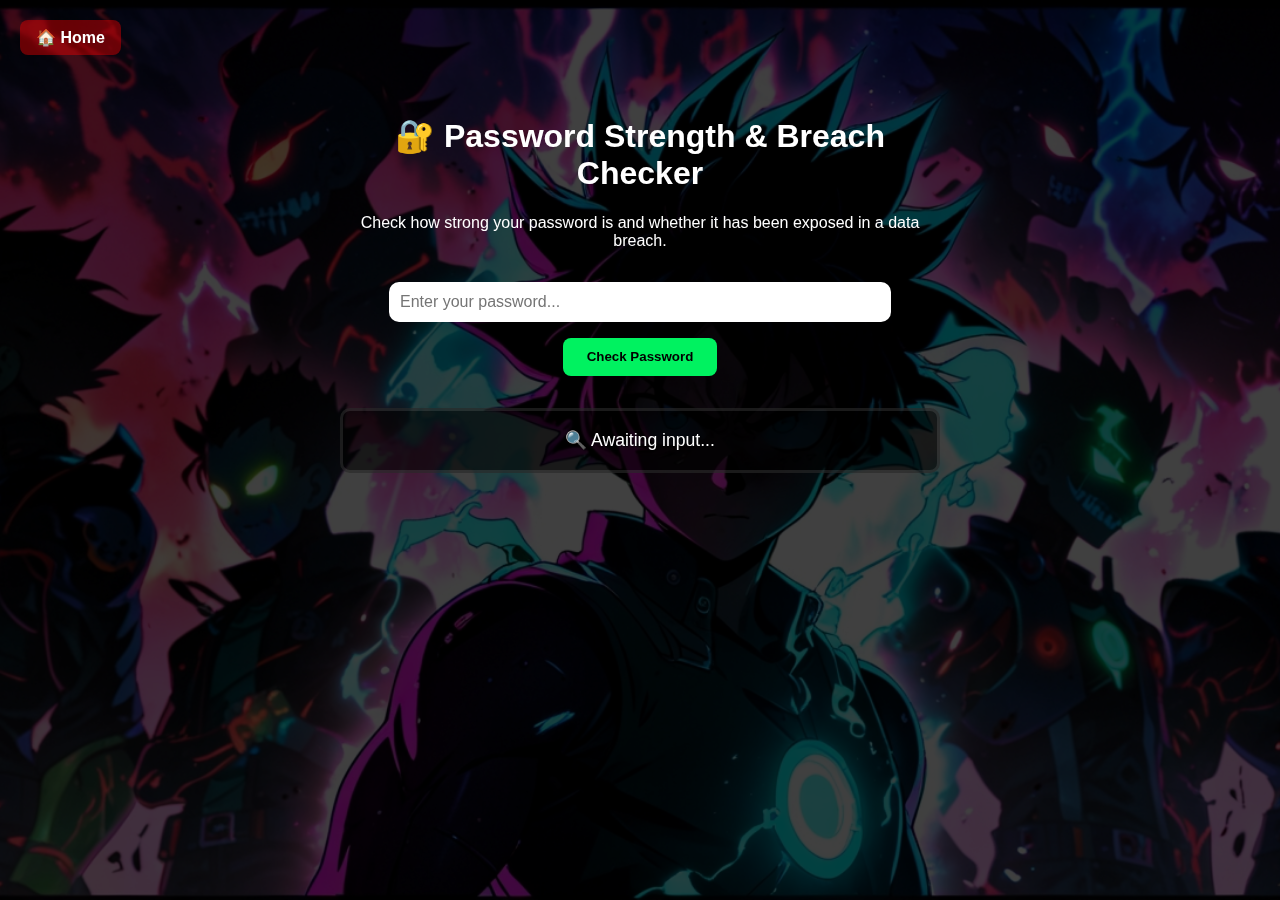
<file: tools/password-checker.html>
<!DOCTYPE html>
<html lang="en">
<head>
  <meta charset="UTF-8" />
  <meta name="viewport" content="width=device-width, initial-scale=1.0"/>
  <title>Password Strength & Breach Checker | One for All</title>
  <link rel="stylesheet" href="../assets/styles.css" />
  <style>
    html, body {
      height: 100%;
      margin: 0;
      padding: 0;
      overflow: hidden;
      font-family: 'Segoe UI', sans-serif;
    }

    .background {
      background: url("../assets/hero.jpg") no-repeat center center fixed;
      background-size: cover;
      position: fixed;
      height: 100%;
      width: 100%;
      z-index: -2;
    }

    .overlay {
      position: fixed;
      top: 0;
      left: 0;
      height: 100%;
      width: 100%;
      background-color: rgba(0, 0, 0, 0.75);
      z-index: -1;
    }

    .tool-container {
      max-width: 600px;
      margin: 0 auto;
      padding-top: 6rem;
      text-align: center;
      color: white;
    }

    input[type="password"] {
      padding: 0.7rem;
      width: 80%;
      font-size: 1rem;
      margin-top: 1rem;
      border-radius: 10px;
      border: none;
    }

    button {
      margin-top: 1rem;
      padding: 0.7rem 1.5rem;
      border: none;
      background: #00f260;
      color: #000;
      font-weight: bold;
      border-radius: 8px;
      cursor: pointer;
      transition: 0.3s ease;
    }

    button:hover {
      background: #0575e6;
      color: #fff;
    }

    .result {
  margin-top: 2rem;
  padding: 1.2rem;
  border-radius: 10px;
  font-size: 1.1rem;
  background-color: rgba(0, 0, 0, 0.6); /* darker background for contrast */
  color: white;
  text-shadow: 1px 1px 2px rgba(0,0,0,0.7); /* helps with visibility */
  border: 3px solid rgba(255, 255, 255, 0.1);

}

    .strong {
  color: #00ff88;
}

.moderate {
  color: #ffff66;
}

.weak {
  color: #ff6666;
}
  </style>
</head>
<body>
  <div class="background"></div>
  <div class="overlay"></div>
  <a href="../index.html" class="home-button">🏠 Home</a>

  <div class="content tool-container">
    <h1>🔐 Password Strength & Breach Checker</h1>
    <p>Check how strong your password is and whether it has been exposed in a data breach.</p>

    <input type="password" id="passwordInput" placeholder="Enter your password..." />
    <br/>
    <button onclick="checkPassword()">Check Password</button>

    <div id="result" class="result">🔍 Awaiting input...</div>
  </div>

  <script>
    function checkStrength(pw) {
      let score = 0;
      if (pw.length >= 8) score++;
      if (/[A-Z]/.test(pw)) score++;
      if (/[a-z]/.test(pw)) score++;
      if (/[0-9]/.test(pw)) score++;
      if (/[^A-Za-z0-9]/.test(pw)) score++;
      return score;
    }

    async function checkPassword() {
      const pw = document.getElementById("passwordInput").value;
      const result = document.getElementById("result");

      if (!pw) {
        result.innerText = "⚠️ Please enter a password.";
        return;
      }

      result.innerText = "🔍 Analyzing password...";
      result.className = "result";

      const strength = checkStrength(pw);
      let strengthText = "";
      let strengthClass = "";

      if (strength >= 4) {
        strengthText = "✅ Strong password.";
        strengthClass = "strong";
      } else if (strength >= 3) {
        strengthText = "⚠️ Moderate password. Consider improving it.";
        strengthClass = "moderate";
      } else {
        strengthText = "🚨 Weak password! You should change it.";
        strengthClass = "weak";
      }

      // Step 2: Pwned Passwords check using k-Anonymity
      const sha1 = await crypto.subtle.digest("SHA-1", new TextEncoder().encode(pw));
      const hash = Array.from(new Uint8Array(sha1)).map(b => b.toString(16).padStart(2, '0')).join('').toUpperCase();
      const prefix = hash.substring(0, 5);
      const suffix = hash.substring(5);

      try {
        const response = await fetch(`https://api.pwnedpasswords.com/range/${prefix}`);
        const text = await response.text();

        const lines = text.split("\n");
        const match = lines.find(line => line.startsWith(suffix));
        const breachedCount = match ? parseInt(match.split(":")[1]) : 0;

        if (breachedCount > 0) {
          result.innerHTML = `
            ${strengthText}<br>
            🔥 This password has appeared in <b>${breachedCount.toLocaleString()}</b> data breaches!<br>
            💡 Suggestion: Avoid common patterns, use symbols, lengthen, or try: <code>${suggestAlternative(pw)}</code>
          `;
        } else {
          result.innerHTML = `
            ${strengthText}<br>
            ✅ This password has not appeared in known breaches. Still, use it carefully.
          `;
        }

        result.classList.add(strengthClass);
      } catch (err) {
        result.innerHTML = `${strengthText}<br>⚠️ Could not check breach status. Try again later.`;
        result.classList.add(strengthClass);
        console.error(err);
      }
    }

    function suggestAlternative(pw) {
      return pw
        .replace(/a/gi, "@")
        .replace(/i/gi, "1")
        .replace(/e/gi, "3")
        + Math.floor(Math.random() * 1000);
    }
  </script>
</body>
</html>
</file>
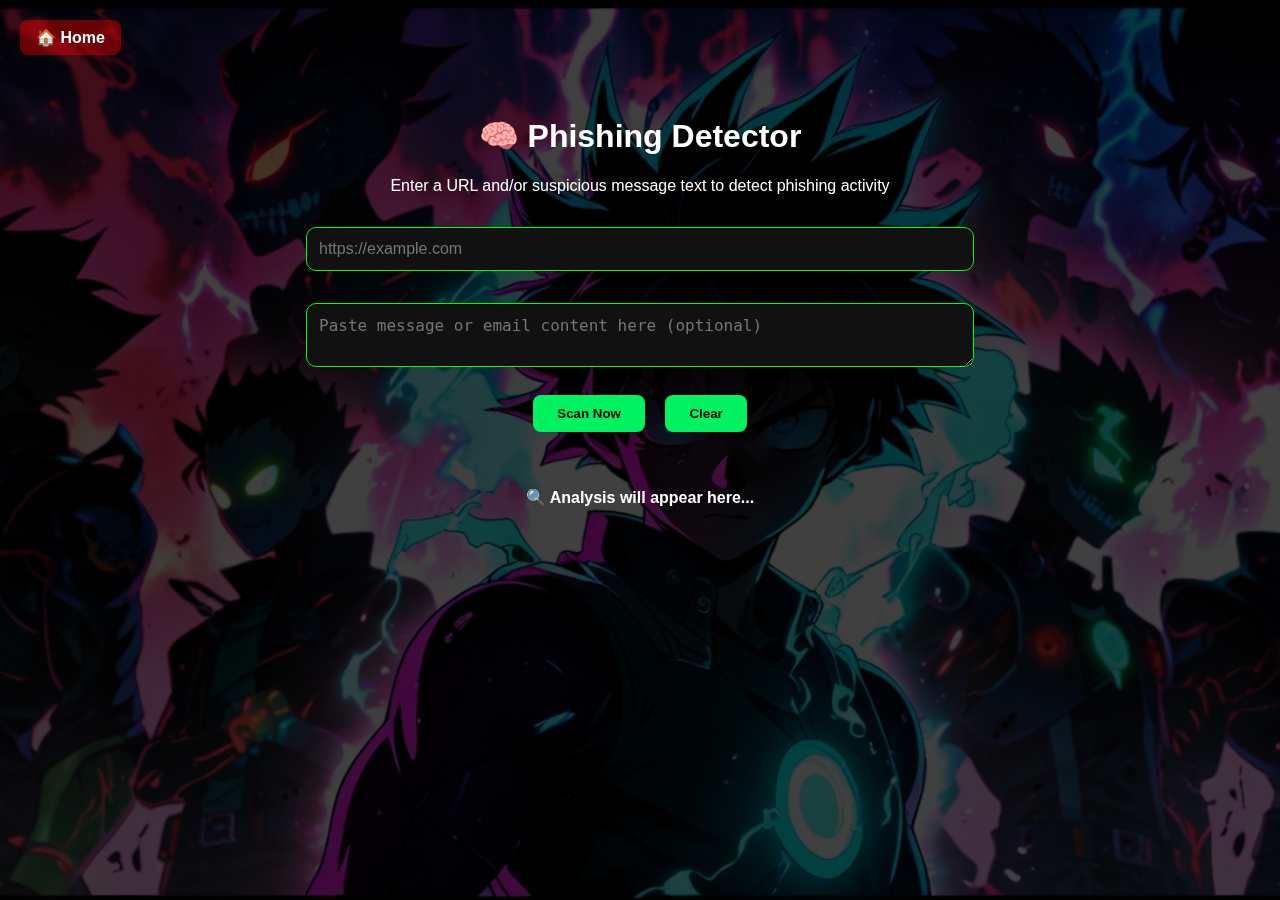
<file: tools/phishing.html>
<!DOCTYPE html>
<html lang="en">
<head>
  <meta charset="UTF-8" />
  <meta name="viewport" content="width=device-width, initial-scale=1.0"/>
  <title>Phishing Detector | One for All</title>
  <link rel="stylesheet" href="../assets/styles.css" />
  <style>
    *, *::before, *::after {
  box-sizing: border-box;
}
    html, body {
      margin: 0;
      padding: 0;
      height: 100%;
      overflow-x: hidden;
    }

    .background {
      position: fixed;
      top: 0;
      left: 0;
      width: 100%;
      height: 100%;
      z-index: -2;
      background: url("../assets/hero.jpg") no-repeat center center fixed;
      background-size: cover;
    }

    .overlay {
      position: fixed;
      top: 0;
      left: 0;
      height: 100%;
      width: 100%;
      background-color: rgba(0, 0, 0, 0.75);
      z-index: -1;
    }

    .tool-container {
      max-width: 700px;
      margin: 0 auto;
      padding: 6rem 1rem 4rem;
      text-align: center;
      color: white;
    }

    input[type="text"], textarea {
      padding: 0.75rem;
      width: 100%;
      max-width: 100%;
      box-sizing: border-box;
      border-radius: 10px;
      border: none;
      font-size: 1rem;
      margin: 1rem 0;
      background: #111;
      color: #0f0;
      border: 1px solid #0f0;
    }

    button {
      padding: 0.7rem 1.5rem;
      border: none;
      background: #00f260;
      color: #000;
      font-weight: bold;
      border-radius: 8px;
      cursor: pointer;
      transition: 0.3s ease;
      margin: 0.5rem;
    }

    button:hover {
      background: #0575e6;
      color: #fff;
    }

    .result-box {
      margin-top: 2rem;
      font-size: 1rem;
      font-weight: bold;
      padding: 1rem;
      border-radius: 10px;
      white-space: pre-wrap;
    }

    .safe {
      background-color: rgba(0, 255, 0, 0.1);
      color: #00ff88;
    }

    .suspicious {
      background-color: rgba(255, 255, 0, 0.1);
      color: #ffff66;
    }

    .malicious {
      background-color: rgba(255, 0, 0, 0.1);
      color: #ff6666;
    }
  </style>
</head>
<body>

  <!-- Background & Overlay fixed -->
  <div class="background"></div>
  <div class="overlay"></div>
  <a href="../index.html" class="home-button">🏠 Home</a>

  <!-- Main Tool Content -->
  <div class="tool-container">
    <h1>🧠 Phishing Detector</h1>
    <p>Enter a URL and/or suspicious message text to detect phishing activity</p>
    
    <input type="text" id="urlInput" placeholder="https://example.com" />
    <textarea id="textInput" placeholder="Paste message or email content here (optional)"></textarea>
    
    <br />
    <button onclick="checkPhishing()">Scan Now</button>
    <button onclick="clearInputs()">Clear</button>

    <div id="result" class="result-box">🔍 Analysis will appear here...</div>
  </div>

  <!-- Script Logic -->
  <script>
    const API_KEY = "AIzaSyDVK-42iBBAB8ULYBR9PhIxJmDHKVIwdjs"; // Replace if needed

    const textPatterns = [
      "your account has been suspended",
      "click here to verify",
      "update your information",
      "urgent action required",
      "you have won",
      "confirm your password",
      "bank account",
      "reset your credentials",
      "unusual activity",
      "verify now"
    ];

    function checkTextForPhishing(text) {
      let score = 0;
      const lower = text.toLowerCase();
      textPatterns.forEach(p => {
        if (lower.includes(p)) score++;
      });
      return score;
    }

    function applyHeuristicScan(url) {
      const lower = url.toLowerCase();
      const badPatterns = [
        "login", "verify", "account", "secure", "update", "bank",
        "free", "win", "confirm", "claim", "@", "bit.ly", "tinyurl"
      ];
      const suspiciousTLDs = [".ru", ".tk", ".ml", ".ga", ".cf"];
      let score = 0;

      badPatterns.forEach(keyword => {
        if (lower.includes(keyword)) score += 1;
      });
      if (/https?:\/\/\d+\.\d+\.\d+\.\d+/.test(url)) score += 2;
      suspiciousTLDs.forEach(tld => {
        if (lower.endsWith(tld)) score += 1;
      });

      return score;
    }

    async function checkPhishing() {
      const url = document.getElementById("urlInput").value.trim();
      const text = document.getElementById("textInput").value.trim();
      const resultBox = document.getElementById("result");
      resultBox.innerText = "🔍 Scanning...";
      resultBox.className = "result-box";

      let finalResult = "";
      let totalScore = 0;

      if (url) {
        const heuristicScore = applyHeuristicScan(url);
        totalScore += heuristicScore;

        try {
          const requestBody = {
            client: { clientId: "oneforall", clientVersion: "1.0" },
            threatInfo: {
              threatTypes: ["MALWARE", "SOCIAL_ENGINEERING"],
              platformTypes: ["ANY_PLATFORM"],
              threatEntryTypes: ["URL"],
              threatEntries: [{ url }]
            }
          };

          const response = await fetch(
            `https://safebrowsing.googleapis.com/v4/threatMatches:find?key=${API_KEY}`,
            {
              method: "POST",
              body: JSON.stringify(requestBody),
              headers: { "Content-Type": "application/json" }
            }
          );
          const data = await response.json();

          if (data && data.matches && data.matches.length > 0) {
            finalResult += `🚨 Google API marked this URL as MALICIOUS.\n`;
            resultBox.classList.add("malicious");
          } else if (heuristicScore >= 4) {
            finalResult += `⚠️ Heuristic scan: Highly suspicious URL.\n`;
            resultBox.classList.add("malicious");
          } else if (heuristicScore >= 2) {
            finalResult += `⚠️ Heuristic scan: Possibly suspicious URL.\n`;
            resultBox.classList.add("suspicious");
          } else {
            finalResult += `✅ URL looks safe.\n`;
            resultBox.classList.add("safe");
          }
        } catch (err) {
          finalResult += "⚠️ Google API check failed.\n";
        }
      }

      if (text) {
        const textScore = checkTextForPhishing(text);
        totalScore += textScore;

        if (textScore >= 4) {
          finalResult += `🚨 Message text is highly suspicious.\n`;
          resultBox.classList.add("malicious");
        } else if (textScore >= 2) {
          finalResult += `⚠️ Message may contain phishing patterns.\n`;
          resultBox.classList.add("suspicious");
        } else {
          finalResult += `✅ Message text looks clean.\n`;
        }
      }

      if (!url && !text) {
        resultBox.innerText = "⚠️ Please enter a URL or message text.";
        return;
      }

      resultBox.innerText = finalResult || "✅ No phishing patterns detected.";
    }

    function clearInputs() {
      document.getElementById("urlInput").value = "";
      document.getElementById("textInput").value = "";
      const resultBox = document.getElementById("result");
      resultBox.innerText = "🔍 Analysis will appear here...";
      resultBox.className = "result-box";
    }
  </script>
</body>
</html>
</file>
<file: assets/styles.css>
/* Reset and Base */
body, html {
  margin: 0;
  padding: 0;
  font-family: 'Segoe UI', sans-serif;
  height: 100%;
  color: white;
  overflow-x: hidden;  /* ✅ Prevent horizontal scroll */
}

.background {
  background: url("hero.jpg") no-repeat center center fixed;
  background-size: cover;
  position: relative;
  min-height: 100vh;  /* ✅ Fix white space issue */
}

.overlay {
  position: absolute;
  top: 0;
  left: 0;
  height: 100%;
  width: 100%;
  background-color: rgba(0, 0, 0, 0.75); /* Darken image */
  z-index: 1;
}

.content {
  position: relative;
  z-index: 2;
  padding: 4rem 1rem;
  text-align: center;
}

.main-title {
  font-size: 3rem;
  font-weight: bold;
  text-transform: uppercase;
  margin-bottom: 1rem;
  letter-spacing: 2px;
}

.subtitle {
  font-size: 1.2rem;
  margin-bottom: 2.5rem;
  color: #ccc;
}

.quirk-3x3 {
  display: grid;
  grid-template-columns: repeat(3, minmax(120px, 1fr));
  gap: 1rem;
  max-width: 800px;
  margin: 0 auto;
  padding: 0 1rem;
}

.quirk {
  background-color: rgba(255, 255, 255, 0.1);
  padding: 1.3rem 1rem;
  border-radius: 15px;
  text-decoration: none;
  color: #fff;
  font-weight: bold;
  transition: transform 0.3s ease, background 0.3s;
  border: 1px solid rgba(255, 255, 255, 0.2);
  backdrop-filter: blur(4px);
  display: flex;
  flex-direction: column;
  justify-content: center;
  align-items: center;
}

.quirk:hover {
  background-color: rgba(255, 255, 255, 0.2);
  transform: scale(1.05);
}

.center-glow {
  background: linear-gradient(to right, #00f260, #0575e6);
  color: #000;
  box-shadow: 0 0 20px #00f260, 0 0 30px #0575e6;
}

.tiny {
  font-size: 0.75rem;
  font-weight: normal;
}

.random-term {
  position: relative;
  text-align: left;
  padding-right: 3rem;
}

/* === Chatbot Specific Fix === */
.chat-container .input-area {
  position: fixed;
  bottom: 20px;
  left: 50%;
  transform: translateX(-50%);
  width: 90%;
  max-width: 800px;
  display: flex;
  gap: 10px;
  z-index: 3;
}

.chat-container input[type="text"] {
  flex: 1;
  padding: 0.75rem;
  border-radius: 10px;
  border: none;
  font-size: 1rem;
  background-color: #fff;
  color: #000;
}

.chat-container button {
  padding: 0.75rem 1.2rem;
  background: #00f260;
  color: black;
  border: none;
  border-radius: 10px;
  font-weight: bold;
  cursor: pointer;
}

.chat-container button:hover {
  background: #0575e6;
  color: white;
}

.home-button {
  position: fixed;
  top: 20px;
  left: 20px;
  background: rgba(255, 0, 0, 0.402);
  /* border: 2px solid #000000; */
  color: white;
  padding: 0.5rem 1rem;
  border-radius: 8px;
  text-decoration: none;
  font-weight: bold;
  z-index: 999;
}

.home-button:hover {
  background: rgba(0, 255, 21, 0.402);
  /* color: black; */
  box-shadow: 0 0 20px #00f260;
}


.chat-box {
  scrollbar-width: none;        /* Firefox */
  -ms-overflow-style: none;     /* Internet Explorer 10+ */
}

.chat-box::-webkit-scrollbar {
  display: none;                /* Chrome, Safari and Opera */
}

.message.bot ul {
  padding-left: 1.2rem;
  margin-top: 0.5rem;
  margin-bottom: 0.5rem;
}

.message.bot li {
  list-style-type: disc;
}

.about-link {
  position: absolute;
  top: 20px;
  right: 20px;
  background: rgba(255, 255, 255, 0.1);
  padding: 0.5rem 1rem;
  border-radius: 8px;
  color: white;
  font-weight: bold;
  text-decoration: none;
  border: 2px solid #00f260;
}

.about-link:hover {
  background: #00f260;
  color: black;
}

/* ============================= */
/*         RESPONSIVE PART       */
/* ============================= */

@media (max-width: 1024px) {
  .quirk-3x3 {
    grid-template-columns: repeat(2, minmax(120px, 1fr));
  }

  .main-title {
    font-size: 2.3rem;
  }

  .subtitle {
    font-size: 1rem;
  }

  .about-link {
    font-size: 0.9rem;
    padding: 0.4rem 0.8rem;
  }
}

@media (max-width: 600px) {
  .quirk-3x3 {
    grid-template-columns: 1fr;
  }

  .quirk {
    padding: 1rem;
  }

  .main-title {
    font-size: 2rem;
  }

  .subtitle {
    font-size: 0.95rem;
  }

  .chat-container .input-area {
    flex-direction: column;
    bottom: 10px;
  }

  .chat-container button {
    width: 100%;
  }

  .about-link {
    font-size: 0.85rem;
    padding: 0.3rem 0.6rem;
    top: 10px;
    right: 10px;
  }
}
</file>
